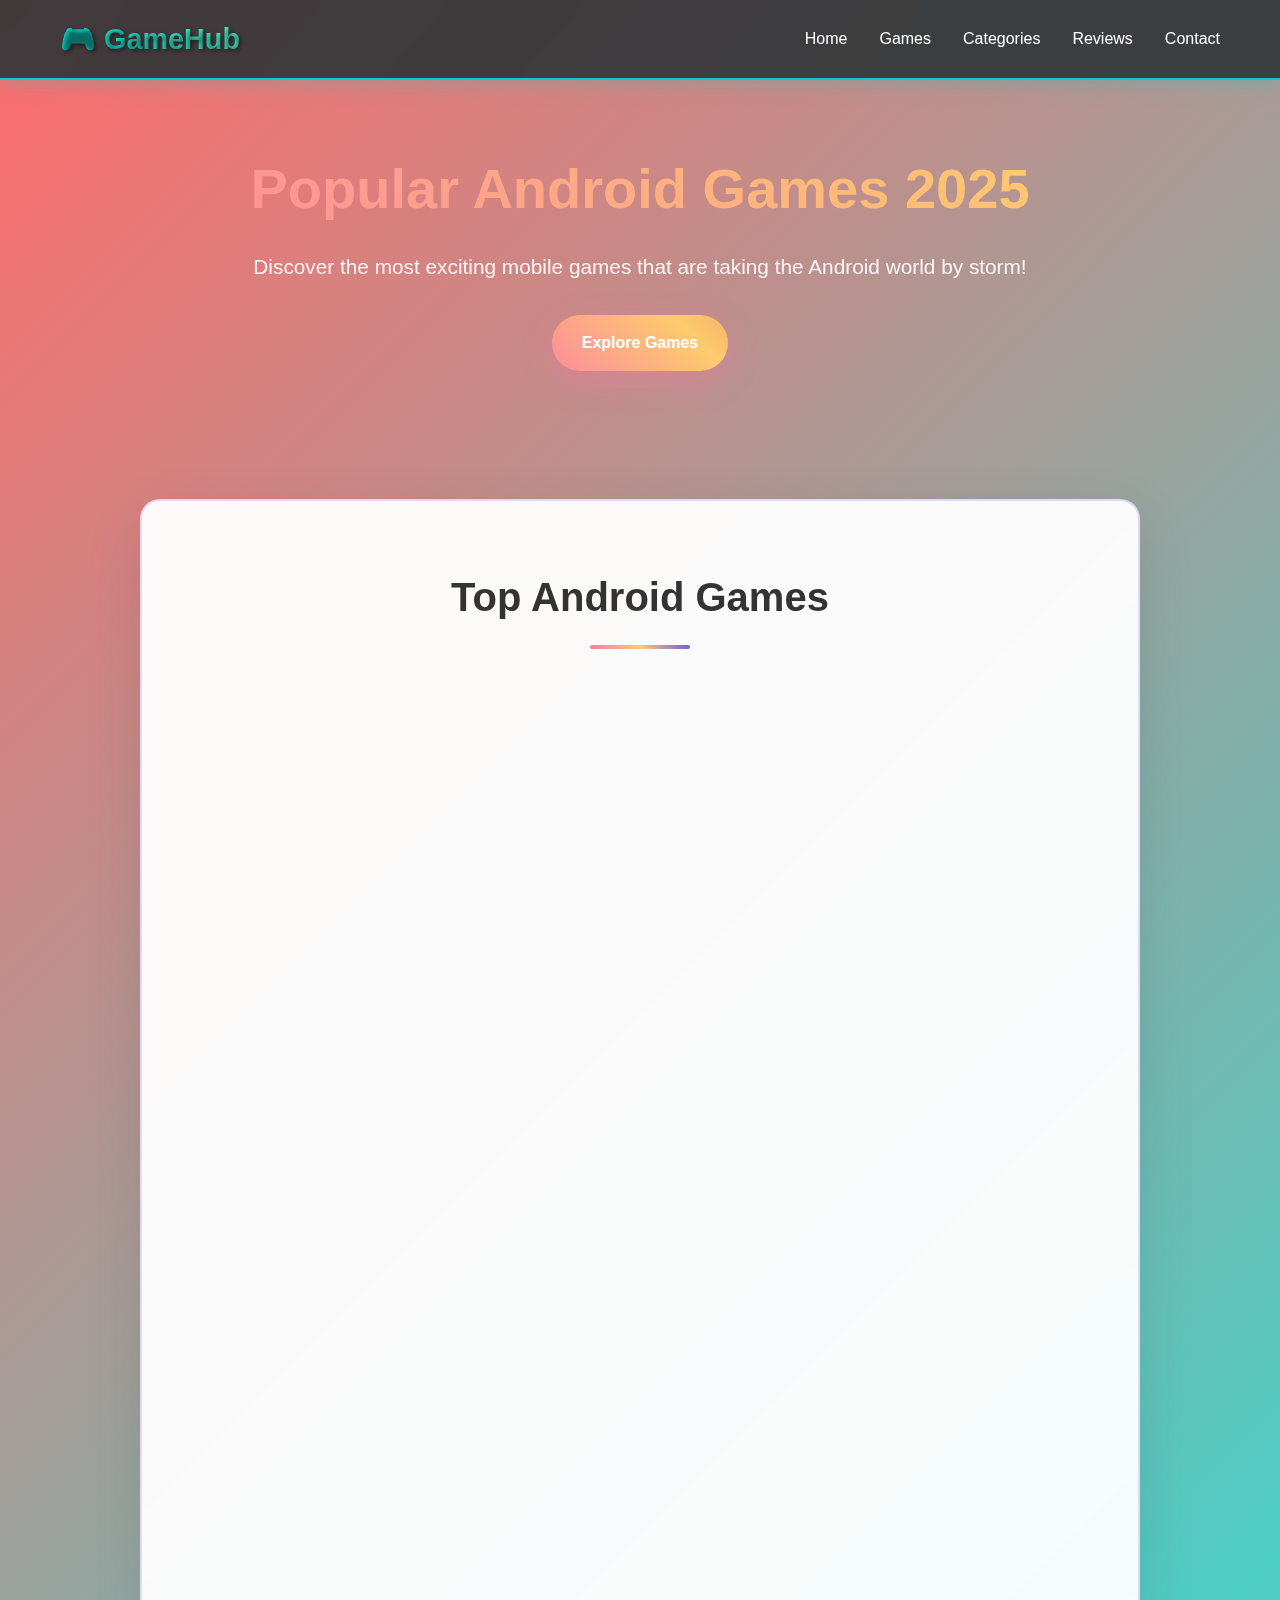
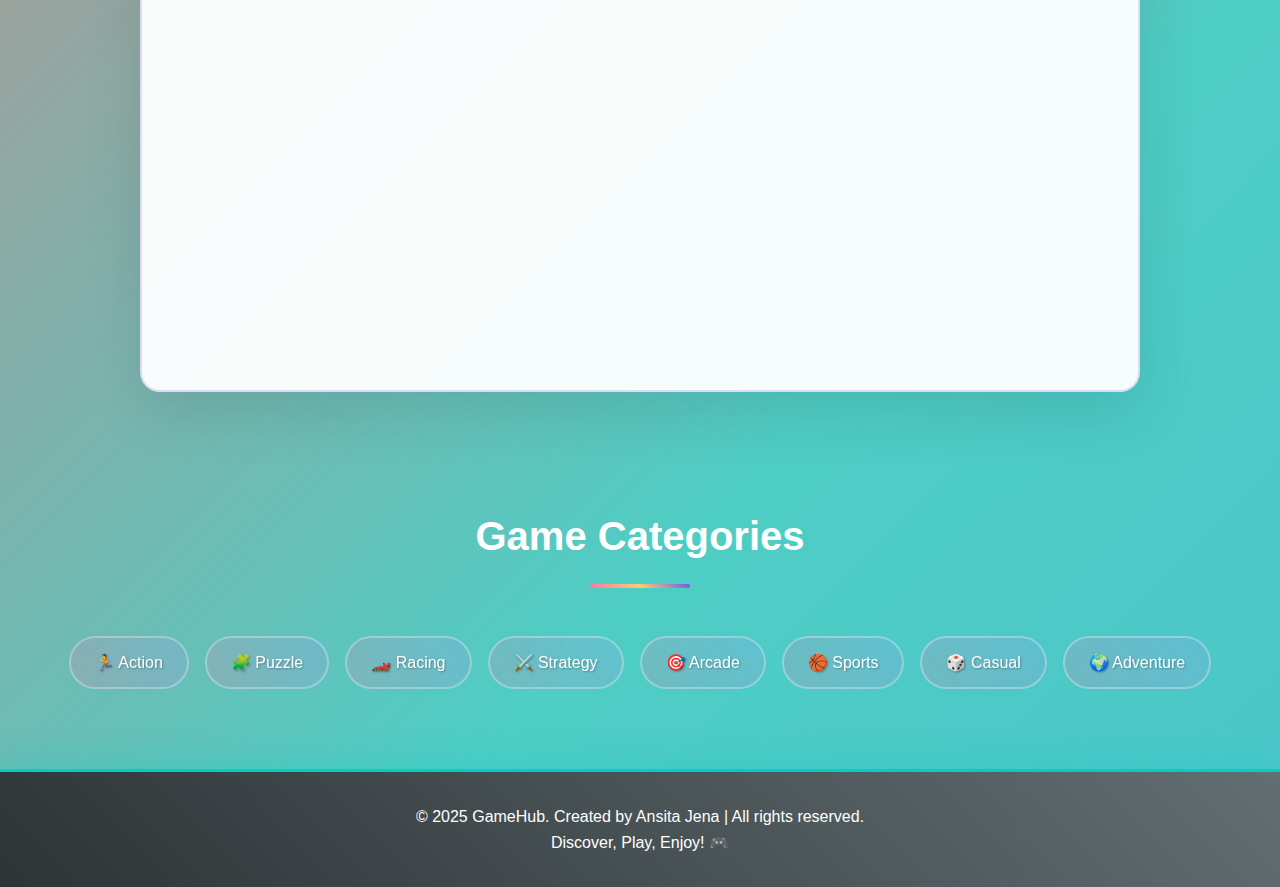
<file: OIBSIP_Web Development_Task1/index.html>
<!DOCTYPE html>
<html lang="en">
<head>
    <meta charset="UTF-8">
    <meta name="viewport" content="width=device-width, initial-scale=1.0">
    <title>Popular Android Games 2025</title>
    <link rel="stylesheet" href="style.css">
</head>
<body>
   <header>
        <nav class="container">
            <div class="logo">🎮 GameHub</div>
            <ul class="nav-links">
                <li><a href="#home">Home</a></li>
                <li><a href="#games">Games</a></li>
                <li><a href="#categories">Categories</a></li>
                <li><a href="#reviews">Reviews</a></li>
                <li><a href="#contact">Contact</a></li>
            </ul>
        </nav>
    </header>

    <main>
        <section class="hero container" id="home">
            <h1>Popular Android Games 2025</h1>
            <p>Discover the most exciting mobile games that are taking the Android world by storm!</p>
            <a href="#games" class="cta-button">Explore Games</a>
        </section>

        <section class="games-section container" id="games">
            <h2 class="section-title">Top Android Games</h2>
            <div class="games-grid">
                <div class="game-card">
                    <div class="game-icon">🏃</div>
                    <h3>PUBG Mobile</h3>
                    <p>Battle royale game with intense multiplayer action. Drop into the battlefield and be the last one standing!</p>
                    <div class="rating">
                        <span class="stars">⭐⭐⭐⭐⭐</span>
                        <span>4.2/5</span>
                    </div>
                    <button class="download-btn">Download Now</button>
                </div>

                <div class="game-card">
                    <div class="game-icon">⚡</div>
                    <h3>Call of Duty Mobile</h3>
                    <p>Fast-paced FPS action with multiple game modes. Experience console-quality gaming on your mobile device.</p>
                    <div class="rating">
                        <span class="stars">⭐⭐⭐⭐⭐</span>
                        <span>4.5/5</span>
                    </div>
                    <button class="download-btn">Download Now</button>
                </div>

                <div class="game-card">
                    <div class="game-icon">🌟</div>
                    <h3>Genshin Impact</h3>
                    <p>Open-world RPG with stunning visuals and elemental combat. Explore the magical world of Teyvat.</p>
                    <div class="rating">
                        <span class="stars">⭐⭐⭐⭐⭐</span>
                        <span>4.6/5</span>
                    </div>
                    <button class="download-btn">Download Now</button>
                </div>

                <div class="game-card">
                    <div class="game-icon">🧩</div>
                    <h3>Among Us</h3>
                    <p>Social deduction game perfect for playing with friends. Find the impostor before it's too late!</p>
                    <div class="rating">
                        <span class="stars">⭐⭐⭐⭐</span>
                        <span>4.0/5</span>
                    </div>
                    <button class="download-btn">Download Now</button>
                </div>

                <div class="game-card">
                    <div class="game-icon">🏆</div>
                    <h3>Clash Royale</h3>
                    <p>Real-time strategy game with collectible cards. Battle players worldwide in this addictive tower defense game.</p>
                    <div class="rating">
                        <span class="stars">⭐⭐⭐⭐</span>
                        <span>4.1/5</span>
                    </div>
                    <button class="download-btn">Download Now</button>
                </div>

                <div class="game-card">
                    <div class="game-icon">🏀</div>
                    <h3>Subway Surfers</h3>
                    <p>Endless runner game with colorful graphics. Dash as fast as you can and dodge oncoming trains!</p>
                    <div class="rating">
                        <span class="stars">⭐⭐⭐⭐</span>
                        <span>4.3/5</span>
                    </div>
                    <button class="download-btn">Download Now</button>
                </div>
            </div>
        </section>

        <section class="categories container" id="categories">
            <h2 class="section-title" style="color: white;">Game Categories</h2>
            <div class="category-chips">
                <div class="chip">🏃 Action</div>
                <div class="chip">🧩 Puzzle</div>
                <div class="chip">🏎️ Racing</div>
                <div class="chip">⚔️ Strategy</div>
                <div class="chip">🎯 Arcade</div>
                <div class="chip">🏀 Sports</div>
                <div class="chip">🎲 Casual</div>
                <div class="chip">🌍 Adventure</div>
            </div>
        </section>
    </main>

    <footer>
        <div class="container">
            <p>&copy; 2025 GameHub. Created by Ansita Jena | All rights reserved.</p>
            <p>Discover, Play, Enjoy! 🎮</p>
        </div>
    </footer>
<script src="script.js"></script>
</body>
</html>
</file>
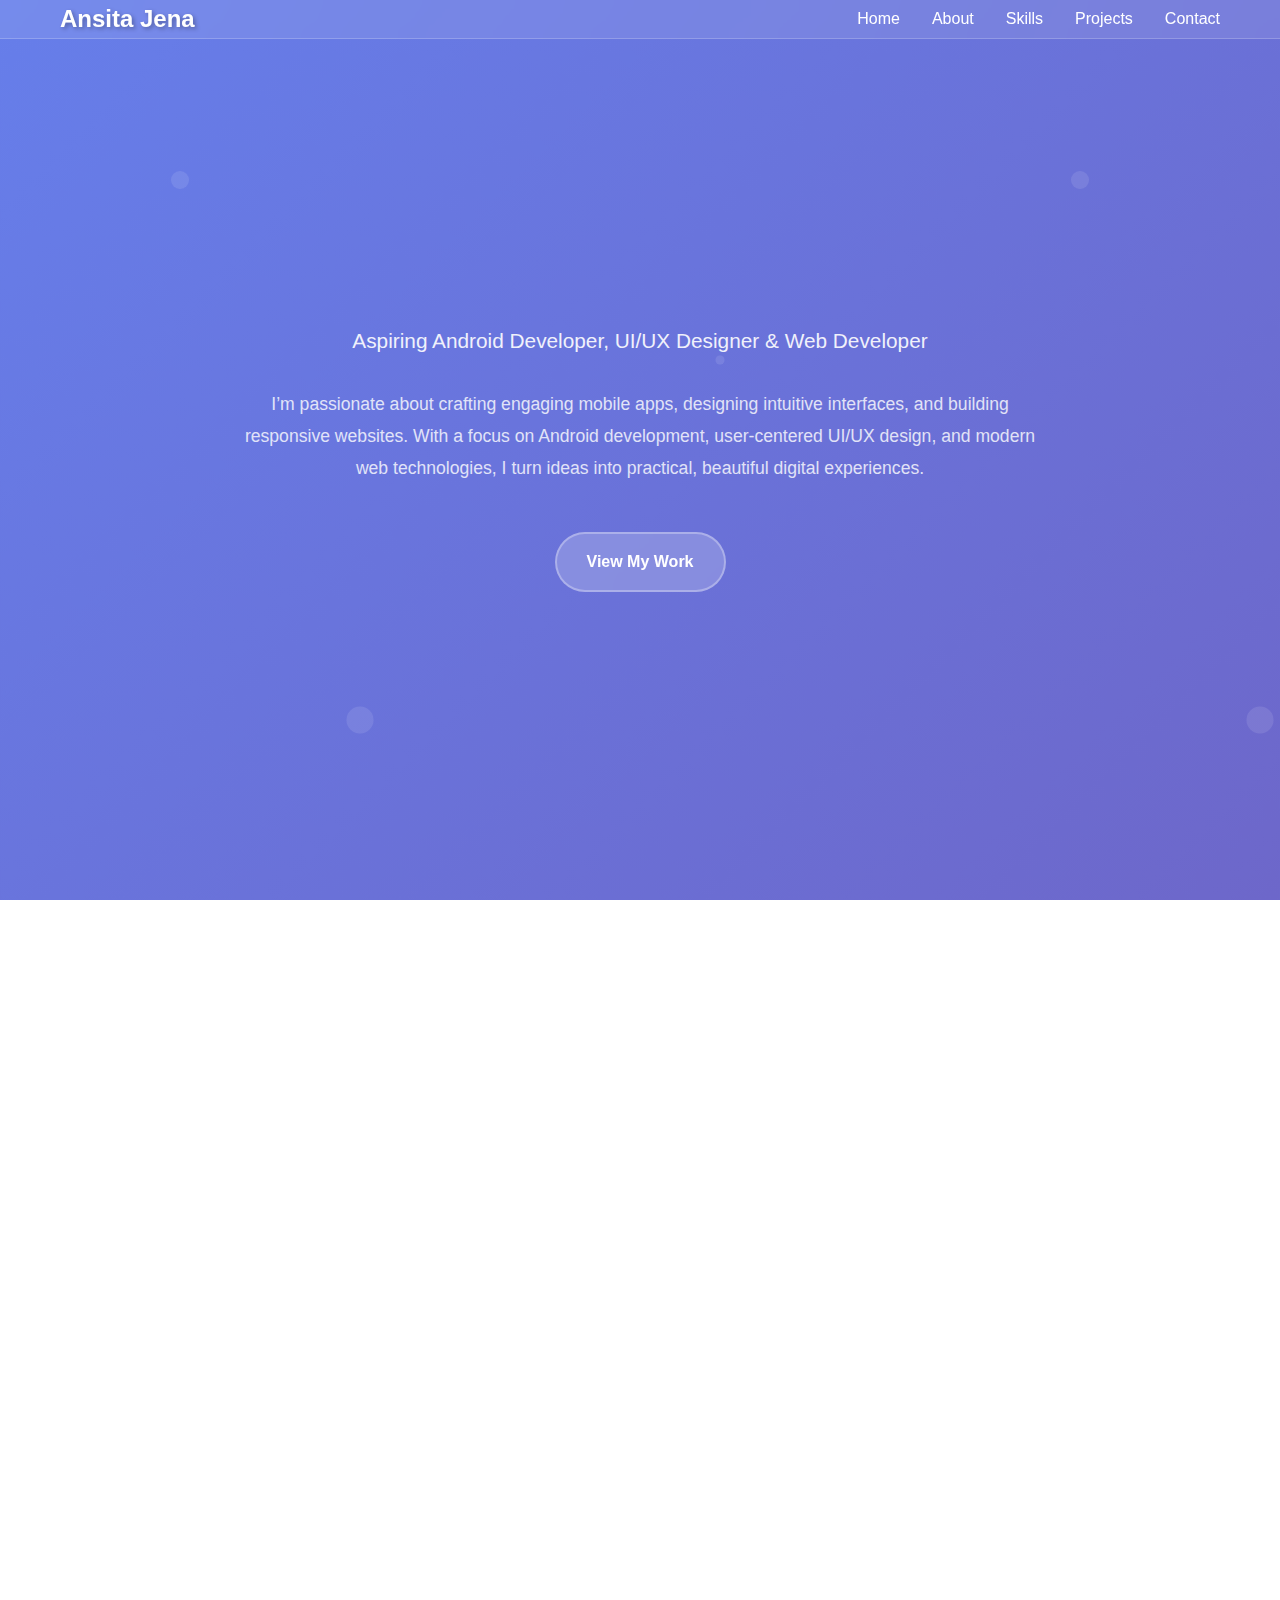
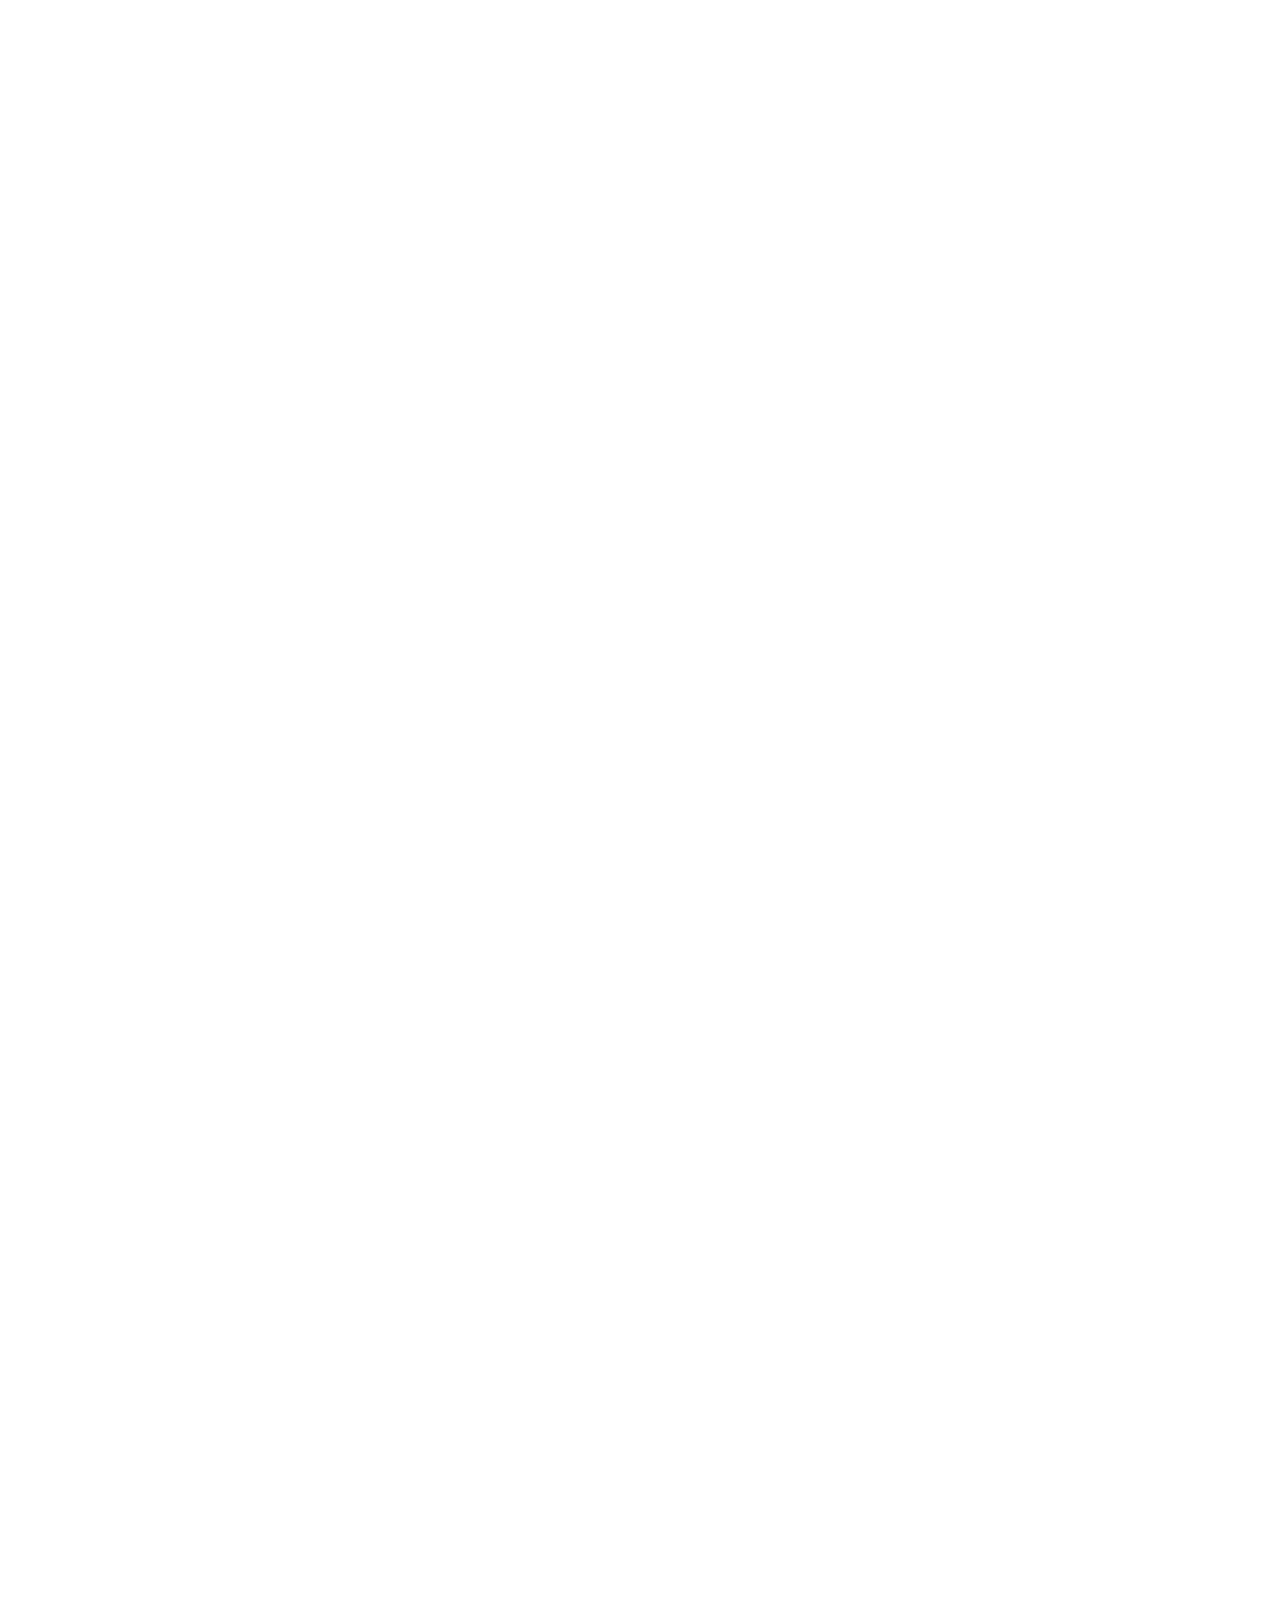
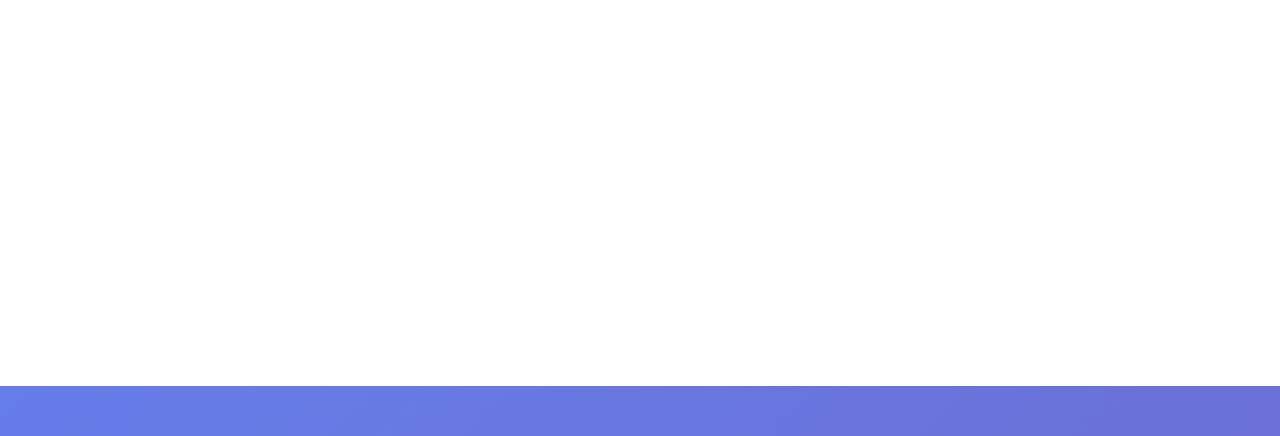
<file: OIBSIP_WebDevelopment_Task2/index.html>
<!DOCTYPE html>
<html lang="en">
<head>
    <meta charset="UTF-8">
    <meta name="viewport" content="width=device-width, initial-scale=1.0">
    <title>Ansita's Portfolio</title>
    <link rel="stylesheet" href="style.css">
</head>
<body>
    <header>
        <nav class="container">
            <div class="logo">Ansita Jena</div>
            <ul class="nav-links">
                <li><a href="#home">Home</a></li>
                <li><a href="#about">About</a></li>
                <li><a href="#skills">Skills</a></li>
                <li><a href="#projects">Projects</a></li>
                <li><a href="#contact">Contact</a></li>
            </ul>
        </nav>
    </header>

    <section id="home" class="hero">
        <div class="hero-content">
            <h1>Hello, I'm Ansita Jena</h1>
            <p class="subtitle">Aspiring Android Developer, UI/UX Designer & Web Developer</p>
            <p class="description">I’m passionate about crafting engaging mobile apps, designing intuitive interfaces, 
        and building responsive websites. With a focus on Android development, user‑centered UI/UX design, 
        and modern web technologies, I turn ideas into practical, beautiful digital experiences.</p>
            <a href="#projects" class="cta-button">View My Work</a>
        </div>
    </section>

    <main>
        <section id="about" class="about">
            <div class="container">
                <h2 class="section-title">About Me</h2>
                <div class="about-content">
                    <div class="about-image"><img src="IMG_20230902_193941_751.jpg" class="circle-img" alt="Ansita Jena"></div>
                    <div class="about-text">
                        <p>I'm a Student in Institute of Technical Education and Research. My journey began with curiosity about how websites work, and it has evolved into a deep love for crafting exceptional user experiences.</p>
                        <br>
                        <p>When I'm not coding, you can find me exploring new technologies or sharing knowledge with the people in my surrounding. I believe in the power of technology to solve real-world problems and create positive impact.</p>
                        <br>
                        <p>My approach combines technical expertise with creative thinking, ensuring that every project I work on is not just functional, but also meaningful and engaging.</p>
                    </div>
                </div>
            </div>
        </section>

        <section id="skills" class="skills">
            <div class="container">
                <h2 class="section-title">Skills & Expertise</h2>
                <div class="skills-grid">
                    <div class="skill-card">
                        <div class="skill-icon">FE</div>
                        <h3>Frontend Development</h3>
                        <p>HTML5, CSS3, JavaScript and modern frameworks. Creating responsive, accessible, and performant user interfaces.</p>
                    </div>
                    <div class="skill-card">
                        <div class="skill-icon">BE</div>
                        <h3>Backend Development</h3>
                        <p>Node.js, Python, PHP, databases, and API development. Building robust server-side applications and microservices.</p>
                    </div>
                    <div class="skill-card">
                        <div class="skill-icon">UI</div>
                        <h3>UI/UX Design</h3>
                        <p>User-centered design, prototyping, and creating intuitive interfaces that provide exceptional user experiences.</p>
                    </div>
                    <div class="skill-card">
                        <div class="skill-icon">DB</div>
                        <h3>Database Management</h3>
                        <p>MySQL, PostgreSQL, MongoDB, and data modeling. Designing efficient database structures and optimizing queries.</p>
                    </div>
                </div>
            </div>
        </section>

        <section id="projects" class="projects">
            <div class="container">
                <h2 class="section-title">Featured Projects</h2>
                <div class="projects-grid">
                    <div class="project-card">
                        <div class="project-image">P1</div>
                        <div class="project-content">
                            <h3>E-Commerce Platform</h3>
                            <p>A full-stack e-commerce solution with modern design, secure payments, and admin dashboard. Built with React, Node.js, and MongoDB.</p>
                            <div class="project-links">
                                <a href="#" class="project-link">Live Demo</a>
                                <a href="#" class="project-link">GitHub</a>
                            </div>
                        </div>
                    </div>
                    <div class="project-card">
                        <div class="project-image">P2</div>
                        <div class="project-content">
                            <h3>Task Management App</h3>
                            <p>A collaborative task management application with real-time updates, team collaboration features, and productivity analytics.</p><br>
                            <div class="project-links">
                                <a href="#" class="project-link">Live Demo</a>
                                <a href="#" class="project-link">GitHub</a>
                            </div>
                        </div>
                    </div>
                    <div class="project-card">
                        <div class="project-image">P3</div>
                        <div class="project-content">
                            <h3>Weather Dashboard</h3>
                            <p>An interactive weather dashboard with location-based forecasts, data visualizations, and weather alerts using modern APIs.</p>
                            <div class="project-links">
                                <a href="#" class="project-link">Live Demo</a>
                                <a href="#" class="project-link">GitHub</a>
                            </div>
                        </div>
                    </div>
                </div>
            </div>
        </section>

        <section id="contact" class="contact">
            <div class="container">
                <h2 class="section-title">Get In Touch</h2>
                <div class="contact-content">
                    <p>I'm always open to discussing new opportunities, creative projects, or just having a chat about technology. Feel free to reach out!</p>
                    <div class="contact-info">
                        <div class="contact-item">
                            <h3>Email</h3>
                            <p>ansitajena36@gmail.com</p>
                        </div>
                        <div class="contact-item">
                            <h3>Phone</h3>
                            <p>+91 7848042279</p>
                        </div>
                        <div class="contact-item">
                            <h3>Location</h3>
                            <p>Bhubaneswar, India</p>
                        </div>
                    </div>
                </div>
            </div>
        </section>
    </main>
<script src="script.js"></script>
</body>
</html>
</file>
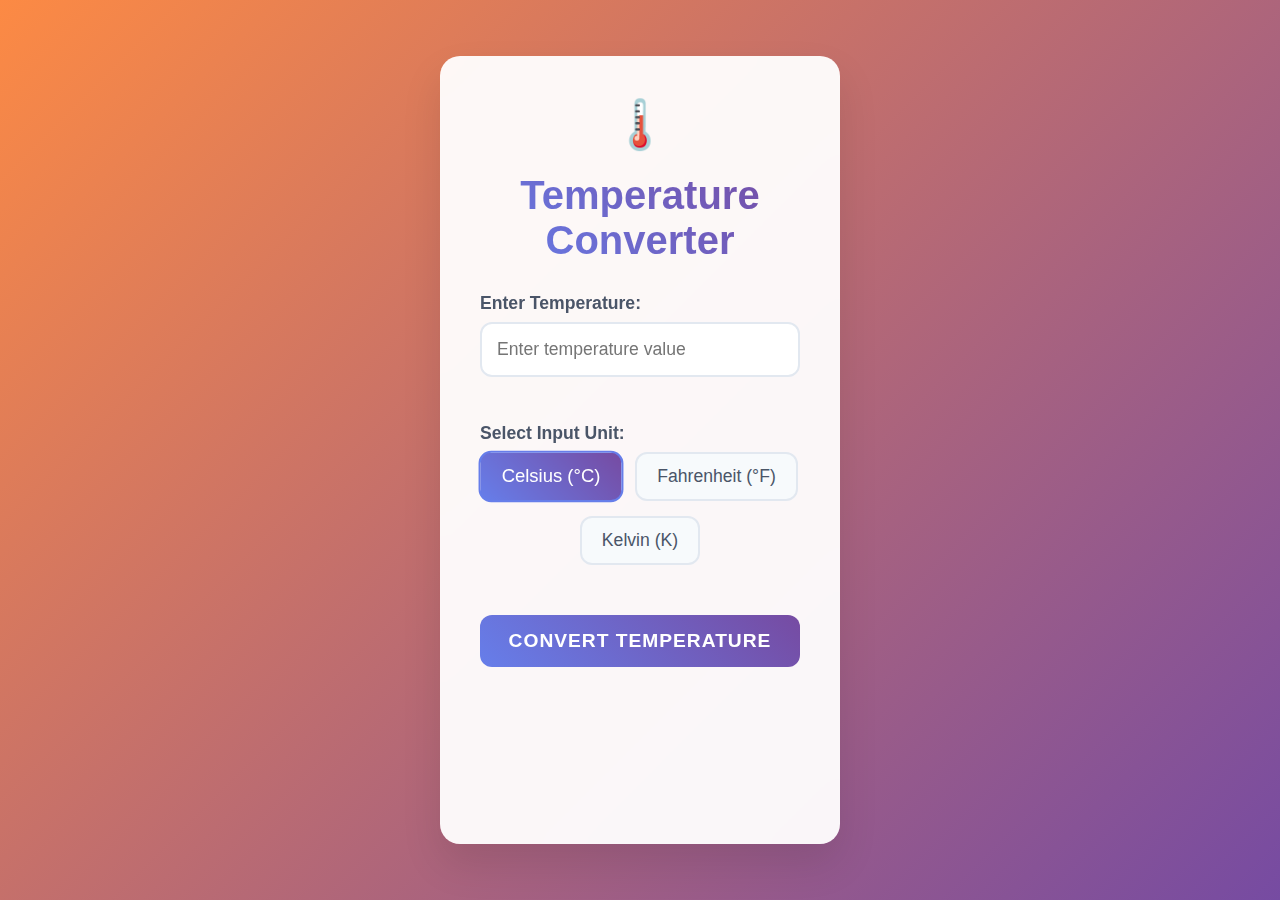
<file: OIBSIP_WebDevelopment_Task3/index.html>
<!DOCTYPE html>
<html lang="en">
<head>
    <meta charset="UTF-8">
    <meta name="viewport" content="width=device-width, initial-scale=1.0">
    <title>Temperature Converter</title>
    <link rel="stylesheet" href="style.css">
</head>
<body>
     <div class="container">
        <div class="thermometer">🌡️</div>
        <h1>Temperature Converter</h1>
        
        <div class="input-group">
            <label for="temperature">Enter Temperature:</label>
            <input type="number" id="temperature" placeholder="Enter temperature value" step="any">
            <div class="error-message" id="errorMessage">Please enter a valid number!</div>
        </div>

        <div class="input-group">
            <label>Select Input Unit:</label>
            <div class="radio-group">
                <div class="radio-option">
                    <input type="radio" id="celsius" name="unit" value="celsius" checked>
                    <label for="celsius">Celsius (°C)</label>
                </div>
                <div class="radio-option">
                    <input type="radio" id="fahrenheit" name="unit" value="fahrenheit">
                    <label for="fahrenheit">Fahrenheit (°F)</label>
                </div>
                <div class="radio-option">
                    <input type="radio" id="kelvin" name="unit" value="kelvin">
                    <label for="kelvin">Kelvin (K)</label>
                </div>
            </div>
        </div>

        <button class="convert-btn" onclick="convertTemperature()">
            Convert Temperature
        </button>

        <div class="result" id="result">
            <div class="result-text" id="resultText">
                Enter a temperature and click convert!
            </div>
        </div>
    </div>
    <script src="script.js"></script>
</body>
</html>
</file>
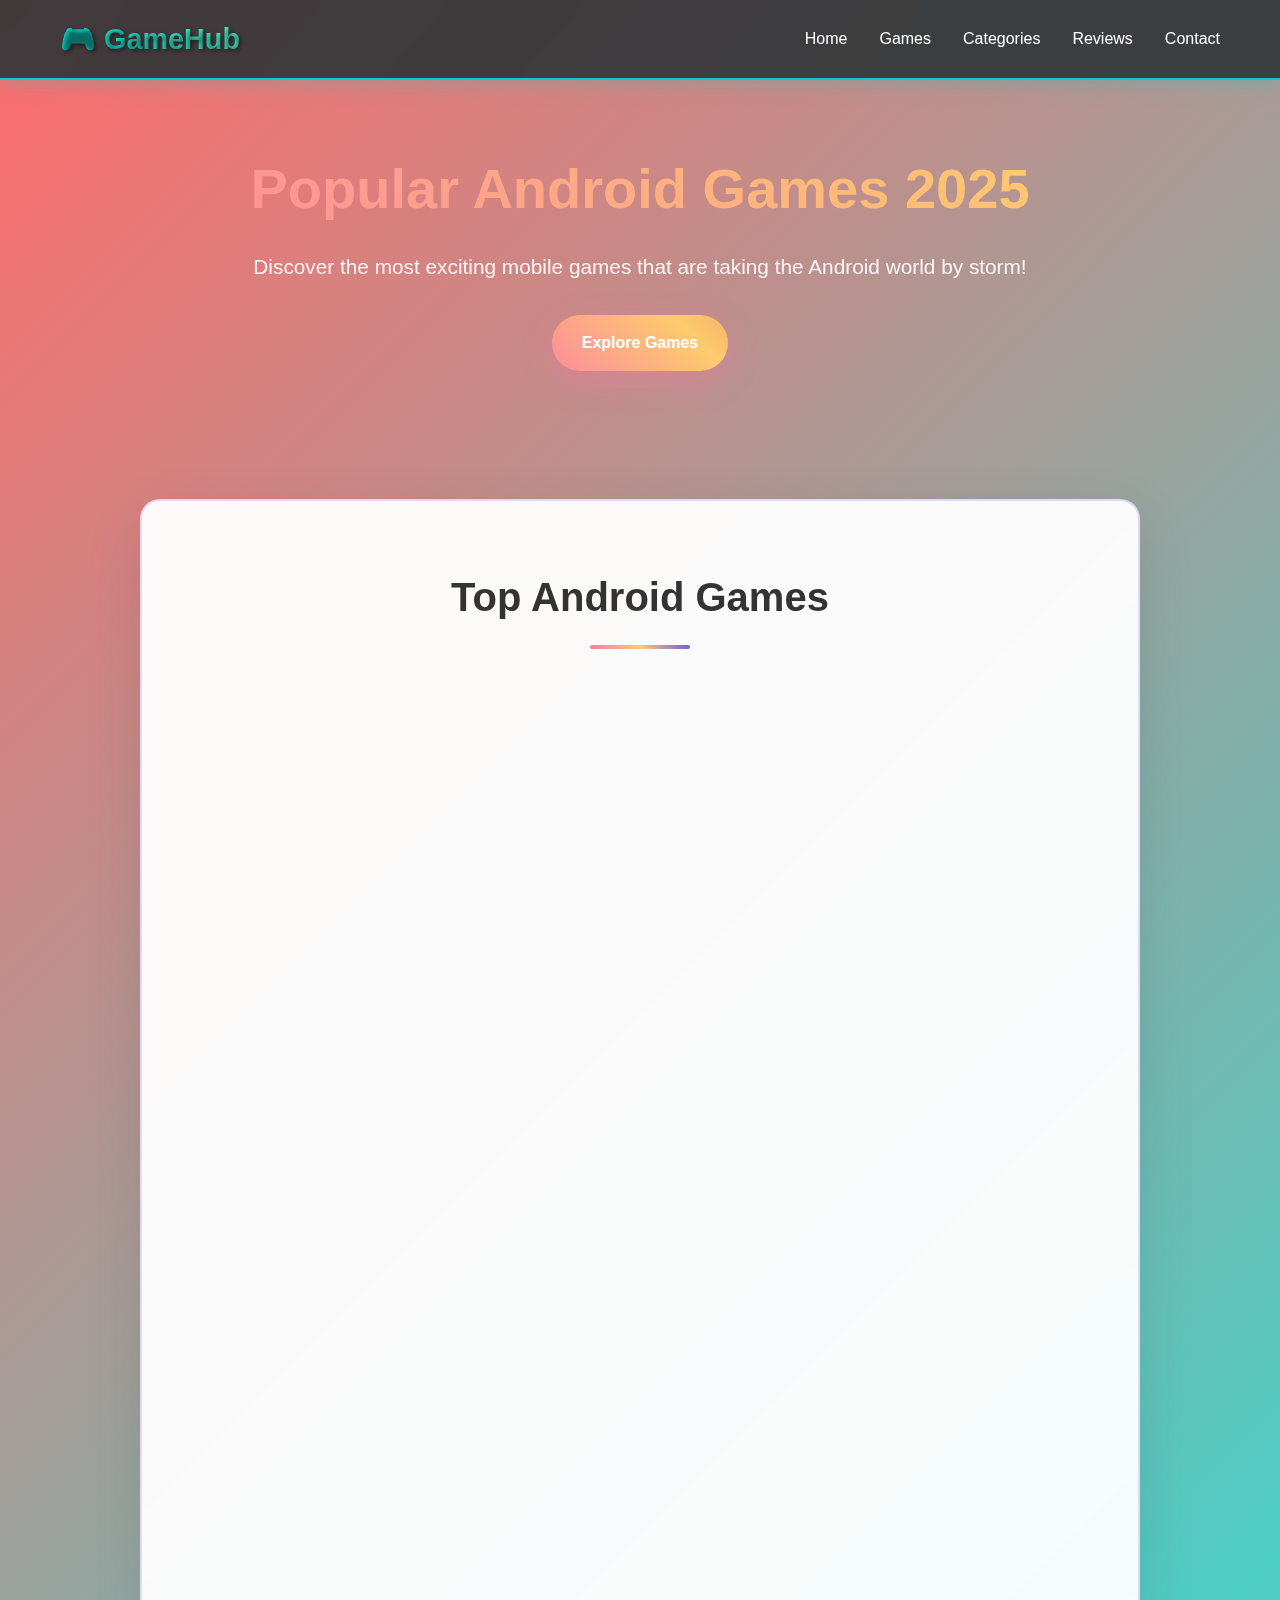
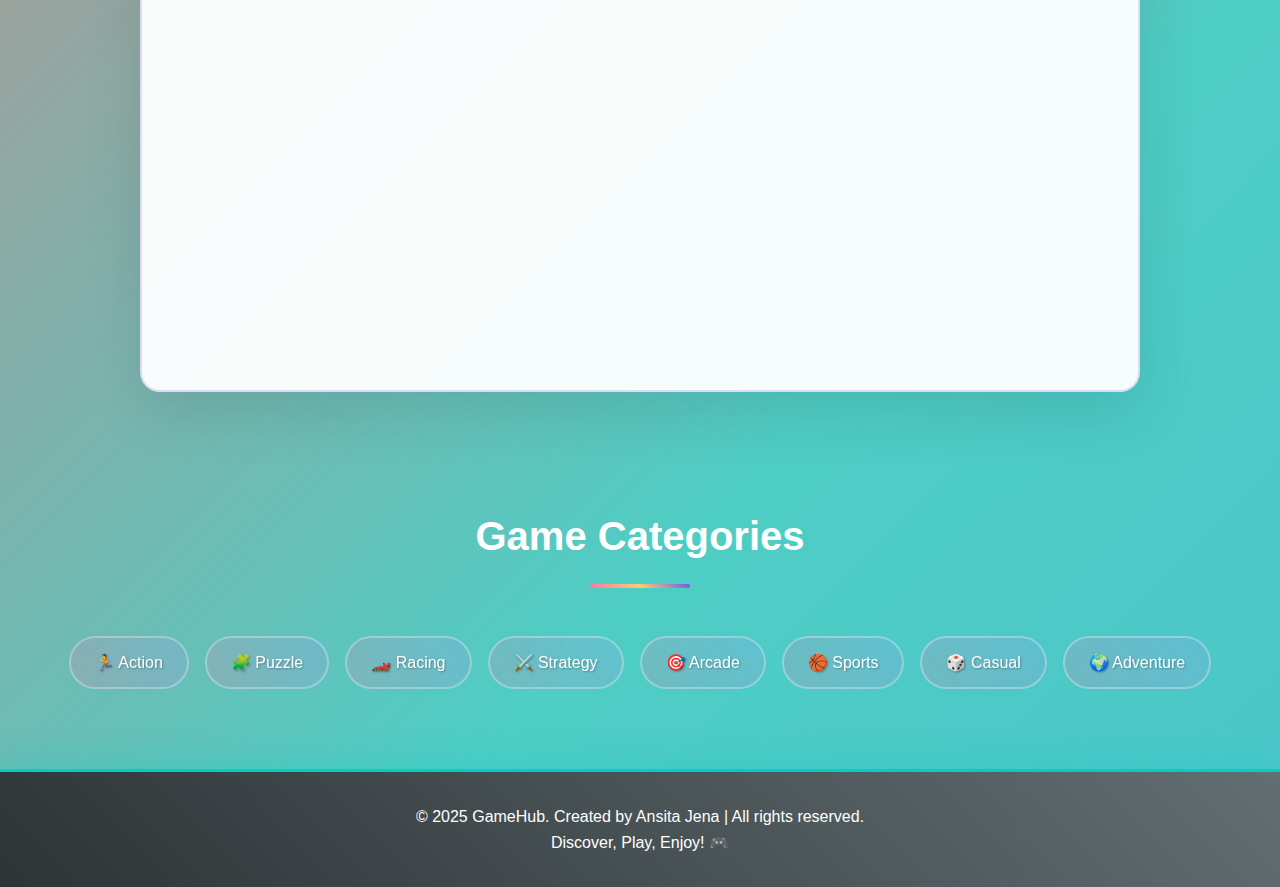
<file: Landing Page.html>
<!DOCTYPE html>
<html lang="en">
<head>
    <meta charset="UTF-8">
    <meta name="viewport" content="width=device-width, initial-scale=1.0">
    <title>Popular Android Games 2025</title>
    <style>
        * {
            margin: 0;
            padding: 0;
            box-sizing: border-box;
        }

        body {
            font-family: 'Segoe UI', Tahoma, Geneva, Verdana, sans-serif;
            line-height: 1.6;
            color: #333;
            background: linear-gradient(135deg, #ff6b6b 0%, #4ecdc4 25%, #45b7d1 50%, #96ceb4 75%, #ffeaa7 100%);
            background-size: 300% 300%;
            animation: gradientShift 8s ease infinite;
        }

        @keyframes gradientShift {
            0% { background-position: 0% 50%; }
            50% { background-position: 100% 50%; }
            100% { background-position: 0% 50%; }
        }

        .container {
            max-width: 1200px;
            margin: 0 auto;
            padding: 0 20px;
        }

        /* Header */
        header {
            background: rgba(45, 52, 54, 0.9);
            backdrop-filter: blur(15px);
            padding: 1rem 0;
            position: sticky;
            top: 0;
            z-index: 1000;
            border-bottom: 2px solid #00cec9;
            box-shadow: 0 2px 20px rgba(0, 206, 201, 0.3);
        }

        nav {
            display: flex;
            justify-content: space-between;
            align-items: center;
        }

        .logo {
            font-size: 1.8rem;
            font-weight: bold;
            color: #00cec9;
            text-shadow: 2px 2px 4px rgba(0,0,0,0.5);
            background: linear-gradient(45deg, #00cec9, #55efc4);
            -webkit-background-clip: text;
            background-clip: text;
            -webkit-text-fill-color: transparent;
        }

        .nav-links {
            display: flex;
            list-style: none;
            gap: 2rem;
        }

        .nav-links a {
            color: white;
            text-decoration: none;
            transition: color 0.3s ease;
            font-weight: 500;
        }

        .nav-links a:hover {
            color: #fd79a8;
            text-shadow: 0 0 15px rgba(253, 121, 168, 0.8);
            transform: translateY(-2px);
        }

        /* Hero Section */
        .hero {
            text-align: center;
            padding: 4rem 0;
            color: white;
        }

        .hero h1 {
            font-size: 3.5rem;
            margin-bottom: 1rem;
            background: linear-gradient(45deg, #fd79a8, #fdcb6e, #6c5ce7, #a29bfe);
            background-size: 300% 300%;
            -webkit-background-clip: text;
            background-clip: text;
            -webkit-text-fill-color: transparent;
            animation: glow 2s ease-in-out infinite alternate, gradientText 4s ease infinite;
        }

        @keyframes gradientText {
            0% { background-position: 0% 50%; }
            50% { background-position: 100% 50%; }
            100% { background-position: 0% 50%; }
        }

        @keyframes glow {
            from { filter: drop-shadow(0 0 20px rgba(253, 121, 168, 0.4)); }
            to { filter: drop-shadow(0 0 35px rgba(108, 92, 231, 0.6)); }
        }

        .hero p {
            font-size: 1.3rem;
            margin-bottom: 2rem;
            opacity: 0.9;
        }

        .cta-button {
            display: inline-block;
            background: linear-gradient(45deg, #fd79a8, #fdcb6e, #e17055);
            background-size: 200% 200%;
            color: white;
            padding: 15px 30px;
            text-decoration: none;
            border-radius: 50px;
            font-weight: bold;
            transition: transform 0.3s ease, box-shadow 0.3s ease;
            box-shadow: 0 10px 30px rgba(253, 121, 168, 0.4);
            animation: gradientButton 3s ease infinite;
        }

        @keyframes gradientButton {
            0% { background-position: 0% 50%; }
            50% { background-position: 100% 50%; }
            100% { background-position: 0% 50%; }
        }

        .cta-button:hover {
            transform: translateY(-8px) scale(1.05);
            box-shadow: 0 20px 50px rgba(253, 121, 168, 0.6);
        }

        /* Games Section */
        .games-section {
            background: rgba(255, 255, 255, 0.95);
            padding: 4rem 2rem;
            margin: 4rem auto;
            border-radius: 20px;
            backdrop-filter: blur(10px);
            border: 2px solid rgba(108, 92, 231, 0.2);
            box-shadow: 0 20px 60px rgba(0,0,0,0.1);
            max-width: 1000px;
        }

        .section-title {
            text-align: center;
            font-size: 2.5rem;
            margin-bottom: 3rem;
            color: #333;
            position: relative;
        }

        .section-title::after {
            content: '';
            display: block;
            width: 100px;
            height: 4px;
            background: linear-gradient(45deg, #fd79a8, #fdcb6e, #6c5ce7);
            margin: 1rem auto;
            border-radius: 2px;
            animation: gradientBar 3s ease infinite;
        }

        @keyframes gradientBar {
            0% { background-position: 0% 50%; }
            50% { background-position: 100% 50%; }
            100% { background-position: 0% 50%; }
        }

        .games-grid {
            display: grid;
            grid-template-columns: repeat(auto-fit, minmax(300px, 1fr));
            gap: 2rem;
            margin-top: 2rem;
        }

        .game-card {
            background: linear-gradient(145deg, #ffffff, #f8f9fa);
            border-radius: 20px;
            padding: 2rem;
            box-shadow: 0 15px 35px rgba(0,0,0,0.1);
            transition: transform 0.3s ease, box-shadow 0.3s ease;
            border: 2px solid transparent;
            background-clip: padding-box;
            position: relative;
            overflow: hidden;
        }

        .game-card::before {
            content: '';
            position: absolute;
            top: 0;
            left: 0;
            right: 0;
            bottom: 0;
            background: linear-gradient(45deg, #fd79a8, #fdcb6e, #6c5ce7, #55efc4);
            background-size: 300% 300%;
            opacity: 0;
            transition: opacity 0.3s ease;
            animation: gradientBorder 4s ease infinite;
            z-index: -1;
        }

        .game-card:hover::before {
            opacity: 0.1;
        }

        .game-card:hover {
            transform: translateY(-15px) scale(1.02);
            box-shadow: 0 25px 60px rgba(253, 121, 168, 0.2);
            border-color: rgba(253, 121, 168, 0.3);
        }

        @keyframes gradientBorder {
            0% { background-position: 0% 50%; }
            50% { background-position: 100% 50%; }
            100% { background-position: 0% 50%; }
        }

        .game-icon {
            width: 80px;
            height: 80px;
            background: linear-gradient(45deg, #fd79a8, #fdcb6e, #6c5ce7, #55efc4);
            background-size: 300% 300%;
            border-radius: 25px;
            display: flex;
            align-items: center;
            justify-content: center;
            font-size: 2rem;
            margin-bottom: 1rem;
            box-shadow: 0 10px 30px rgba(253, 121, 168, 0.4);
            animation: iconGradient 5s ease infinite;
        }

        @keyframes iconGradient {
            0% { background-position: 0% 50%; }
            25% { background-position: 100% 50%; }
            50% { background-position: 100% 100%; }
            75% { background-position: 0% 100%; }
            100% { background-position: 0% 50%; }
        }

        .game-card h3 {
            font-size: 1.5rem;
            margin-bottom: 1rem;
            color: #333;
        }

        .game-card p {
            color: #666;
            margin-bottom: 1rem;
        }

        .rating {
            display: flex;
            align-items: center;
            gap: 0.5rem;
            margin-bottom: 1rem;
        }

        .stars {
            color: #fdcb6e;
            font-size: 1.2rem;
            text-shadow: 0 0 10px rgba(253, 203, 110, 0.5);
        }

        .download-btn {
            background: linear-gradient(45deg, #6c5ce7, #a29bfe, #fd79a8);
            background-size: 200% 200%;
            color: white;
            padding: 12px 25px;
            border: none;
            border-radius: 30px;
            cursor: pointer;
            transition: transform 0.3s ease, box-shadow 0.3s ease;
            font-weight: bold;
            box-shadow: 0 8px 25px rgba(108, 92, 231, 0.3);
            animation: buttonGradient 3s ease infinite;
        }

        @keyframes buttonGradient {
            0% { background-position: 0% 50%; }
            50% { background-position: 100% 50%; }
            100% { background-position: 0% 50%; }
        }

        .download-btn:hover {
            transform: scale(1.08);
            box-shadow: 0 12px 35px rgba(108, 92, 231, 0.5);
        }

        /* Categories Section */
        .categories {
            padding: 3rem 0;
            text-align: center;
        }

        .category-chips {
            display: flex;
            flex-wrap: wrap;
            justify-content: center;
            gap: 1rem;
            margin-top: 2rem;
        }

        .chip {
            background: linear-gradient(45deg, rgba(253, 121, 168, 0.2), rgba(162, 155, 254, 0.2));
            backdrop-filter: blur(15px);
            color: white;
            padding: 12px 24px;
            border-radius: 30px;
            border: 2px solid rgba(255, 255, 255, 0.3);
            transition: all 0.3s ease;
            cursor: pointer;
            font-weight: 500;
            text-shadow: 1px 1px 2px rgba(0,0,0,0.3);
        }

        .chip:hover {
            background: linear-gradient(45deg, rgba(253, 121, 168, 0.4), rgba(162, 155, 254, 0.4));
            transform: translateY(-5px) scale(1.05);
            box-shadow: 0 10px 25px rgba(253, 121, 168, 0.3);
            border-color: rgba(253, 121, 168, 0.6);
        }

        /* Footer */
        footer {
            background: linear-gradient(45deg, #2d3436, #636e72);
            color: white;
            text-align: center;
            padding: 2rem 0;
            margin-top: 2rem;
            border-top: 3px solid #00cec9;
            box-shadow: 0 -10px 30px rgba(0, 206, 201, 0.2);
        }

        /* Responsive Design */
        @media (max-width: 768px) {
            .hero h1 {
                font-size: 2.5rem;
            }
            
            .nav-links {
                display: none;
            }
            
            .games-grid {
                grid-template-columns: 1fr;
            }
            
            .category-chips {
                flex-direction: column;
                align-items: center;
            }
        }

        /* Animations */
        .game-card {
            animation: fadeInUp 0.6s ease forwards;
            opacity: 0;
            transform: translateY(30px);
        }

        .game-card:nth-child(1) { animation-delay: 0.1s; }
        .game-card:nth-child(2) { animation-delay: 0.2s; }
        .game-card:nth-child(3) { animation-delay: 0.3s; }
        .game-card:nth-child(4) { animation-delay: 0.4s; }
        .game-card:nth-child(5) { animation-delay: 0.5s; }
        .game-card:nth-child(6) { animation-delay: 0.6s; }

        @keyframes fadeInUp {
            to {
                opacity: 1;
                transform: translateY(0);
            }
        }
    </style>
</head>
<body>
    <header>
        <nav class="container">
            <div class="logo">🎮 GameHub</div>
            <ul class="nav-links">
                <li><a href="#home">Home</a></li>
                <li><a href="#games">Games</a></li>
                <li><a href="#categories">Categories</a></li>
                <li><a href="#reviews">Reviews</a></li>
                <li><a href="#contact">Contact</a></li>
            </ul>
        </nav>
    </header>

    <main>
        <section class="hero container" id="home">
            <h1>Popular Android Games 2025</h1>
            <p>Discover the most exciting mobile games that are taking the Android world by storm!</p>
            <a href="#games" class="cta-button">Explore Games</a>
        </section>

        <section class="games-section container" id="games">
            <h2 class="section-title">Top Android Games</h2>
            <div class="games-grid">
                <div class="game-card">
                    <div class="game-icon">🏃</div>
                    <h3>PUBG Mobile</h3>
                    <p>Battle royale game with intense multiplayer action. Drop into the battlefield and be the last one standing!</p>
                    <div class="rating">
                        <span class="stars">⭐⭐⭐⭐⭐</span>
                        <span>4.2/5</span>
                    </div>
                    <button class="download-btn">Download Now</button>
                </div>

                <div class="game-card">
                    <div class="game-icon">⚡</div>
                    <h3>Call of Duty Mobile</h3>
                    <p>Fast-paced FPS action with multiple game modes. Experience console-quality gaming on your mobile device.</p>
                    <div class="rating">
                        <span class="stars">⭐⭐⭐⭐⭐</span>
                        <span>4.5/5</span>
                    </div>
                    <button class="download-btn">Download Now</button>
                </div>

                <div class="game-card">
                    <div class="game-icon">🌟</div>
                    <h3>Genshin Impact</h3>
                    <p>Open-world RPG with stunning visuals and elemental combat. Explore the magical world of Teyvat.</p>
                    <div class="rating">
                        <span class="stars">⭐⭐⭐⭐⭐</span>
                        <span>4.6/5</span>
                    </div>
                    <button class="download-btn">Download Now</button>
                </div>

                <div class="game-card">
                    <div class="game-icon">🧩</div>
                    <h3>Among Us</h3>
                    <p>Social deduction game perfect for playing with friends. Find the impostor before it's too late!</p>
                    <div class="rating">
                        <span class="stars">⭐⭐⭐⭐</span>
                        <span>4.0/5</span>
                    </div>
                    <button class="download-btn">Download Now</button>
                </div>

                <div class="game-card">
                    <div class="game-icon">🏆</div>
                    <h3>Clash Royale</h3>
                    <p>Real-time strategy game with collectible cards. Battle players worldwide in this addictive tower defense game.</p>
                    <div class="rating">
                        <span class="stars">⭐⭐⭐⭐</span>
                        <span>4.1/5</span>
                    </div>
                    <button class="download-btn">Download Now</button>
                </div>

                <div class="game-card">
                    <div class="game-icon">🏀</div>
                    <h3>Subway Surfers</h3>
                    <p>Endless runner game with colorful graphics. Dash as fast as you can and dodge oncoming trains!</p>
                    <div class="rating">
                        <span class="stars">⭐⭐⭐⭐</span>
                        <span>4.3/5</span>
                    </div>
                    <button class="download-btn">Download Now</button>
                </div>
            </div>
        </section>

        <section class="categories container" id="categories">
            <h2 class="section-title" style="color: white;">Game Categories</h2>
            <div class="category-chips">
                <div class="chip">🏃 Action</div>
                <div class="chip">🧩 Puzzle</div>
                <div class="chip">🏎️ Racing</div>
                <div class="chip">⚔️ Strategy</div>
                <div class="chip">🎯 Arcade</div>
                <div class="chip">🏀 Sports</div>
                <div class="chip">🎲 Casual</div>
                <div class="chip">🌍 Adventure</div>
            </div>
        </section>
    </main>

    <footer>
        <div class="container">
            <p>&copy; 2025 GameHub. Created by Ansita Jena | All rights reserved.</p>
            <p>Discover, Play, Enjoy! 🎮</p>
        </div>
    </footer>

    <script>
        // Simple interactive features
        document.querySelectorAll('.cta-button, .download-btn').forEach(button => {
            button.addEventListener('click', function(e) {
                e.preventDefault();
                
                // Create ripple effect
                const ripple = document.createElement('span');
                const rect = this.getBoundingClientRect();
                const size = Math.max(rect.width, rect.height);
                const x = e.clientX - rect.left - size / 2;
                const y = e.clientY - rect.top - size / 2;
                
                ripple.style.width = ripple.style.height = size + 'px';
                ripple.style.left = x + 'px';
                ripple.style.top = y + 'px';
                ripple.style.position = 'absolute';
                ripple.style.borderRadius = '50%';
                ripple.style.background = 'rgba(255,255,255,0.5)';
                ripple.style.transform = 'scale(0)';
                ripple.style.animation = 'ripple 0.6s linear';
                ripple.style.pointerEvents = 'none';
                
                this.style.position = 'relative';
                this.style.overflow = 'hidden';
                this.appendChild(ripple);
                
                setTimeout(() => ripple.remove(), 600);
                
                // Simulate download/action
                if(this.textContent.includes('Download')) {
                    this.textContent = 'Downloading...';
                    this.style.background = 'linear-gradient(45deg, #4CAF50, #45a049)';
                    setTimeout(() => {
                        this.textContent = 'Downloaded ✓';
                    }, 2000);
                }
            });
        });

        // Smooth scrolling for navigation links
        document.querySelectorAll('a[href^="#"]').forEach(anchor => {
            anchor.addEventListener('click', function (e) {
                e.preventDefault();
                const target = document.querySelector(this.getAttribute('href'));
                if(target) {
                    target.scrollIntoView({
                        behavior: 'smooth',
                        block: 'start'
                    });
                }
            });
        });

        // Category chip interactions
        document.querySelectorAll('.chip').forEach(chip => {
            chip.addEventListener('click', function() {
                // Remove active class from all chips
                document.querySelectorAll('.chip').forEach(c => c.classList.remove('active'));
                
                // Add active class to clicked chip
                this.classList.add('active');
                
                // Simple filter simulation
                const category = this.textContent.toLowerCase();
                console.log(`Filtering games by: ${category}`);
                
                // Add visual feedback
                this.style.background = 'rgba(255, 215, 0, 0.3)';
                setTimeout(() => {
                    this.style.background = 'rgba(255, 255, 255, 0.2)';
                }, 1000);
            });
        });

        // Add CSS for ripple animation
        const style = document.createElement('style');
        style.textContent = `
            @keyframes ripple {
                to {
                    transform: scale(4);
                    opacity: 0;
                }
            }
        `;
        document.head.appendChild(style);
    </script>
</body>
</html>
</file>
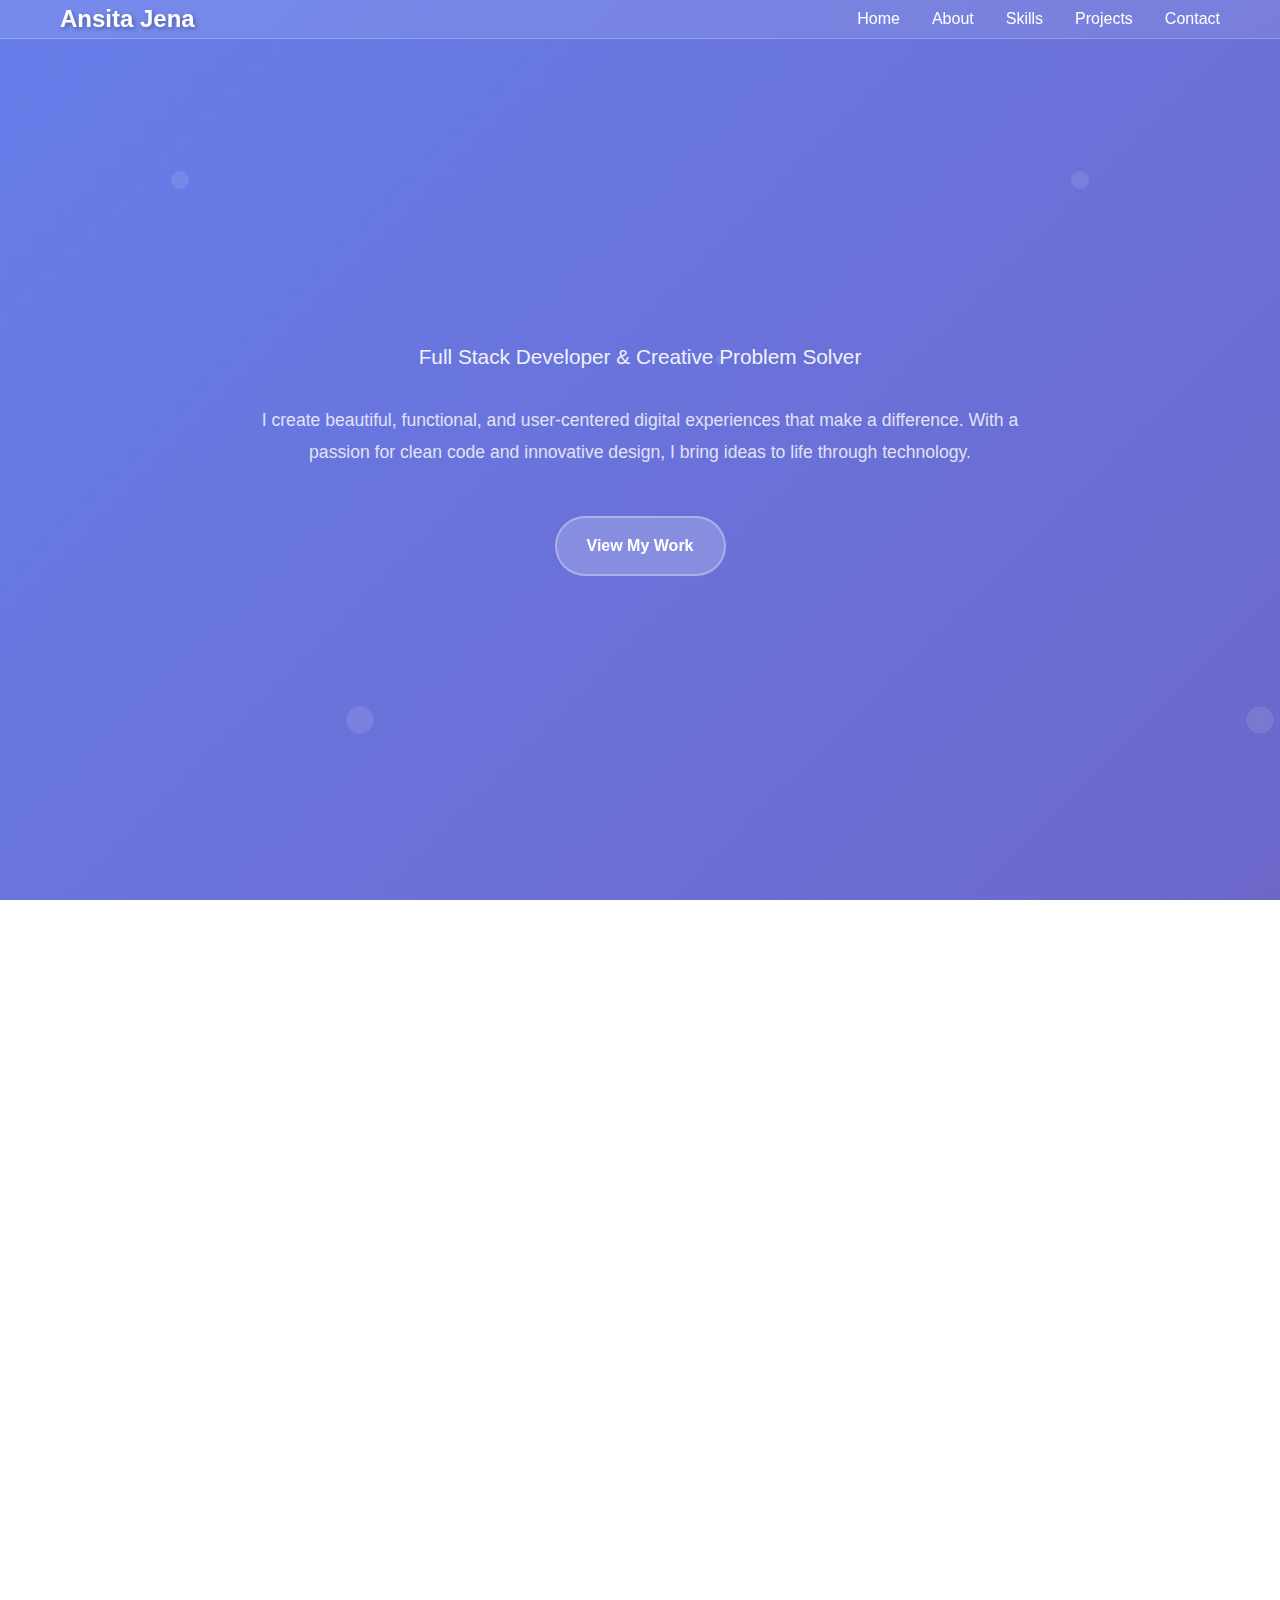
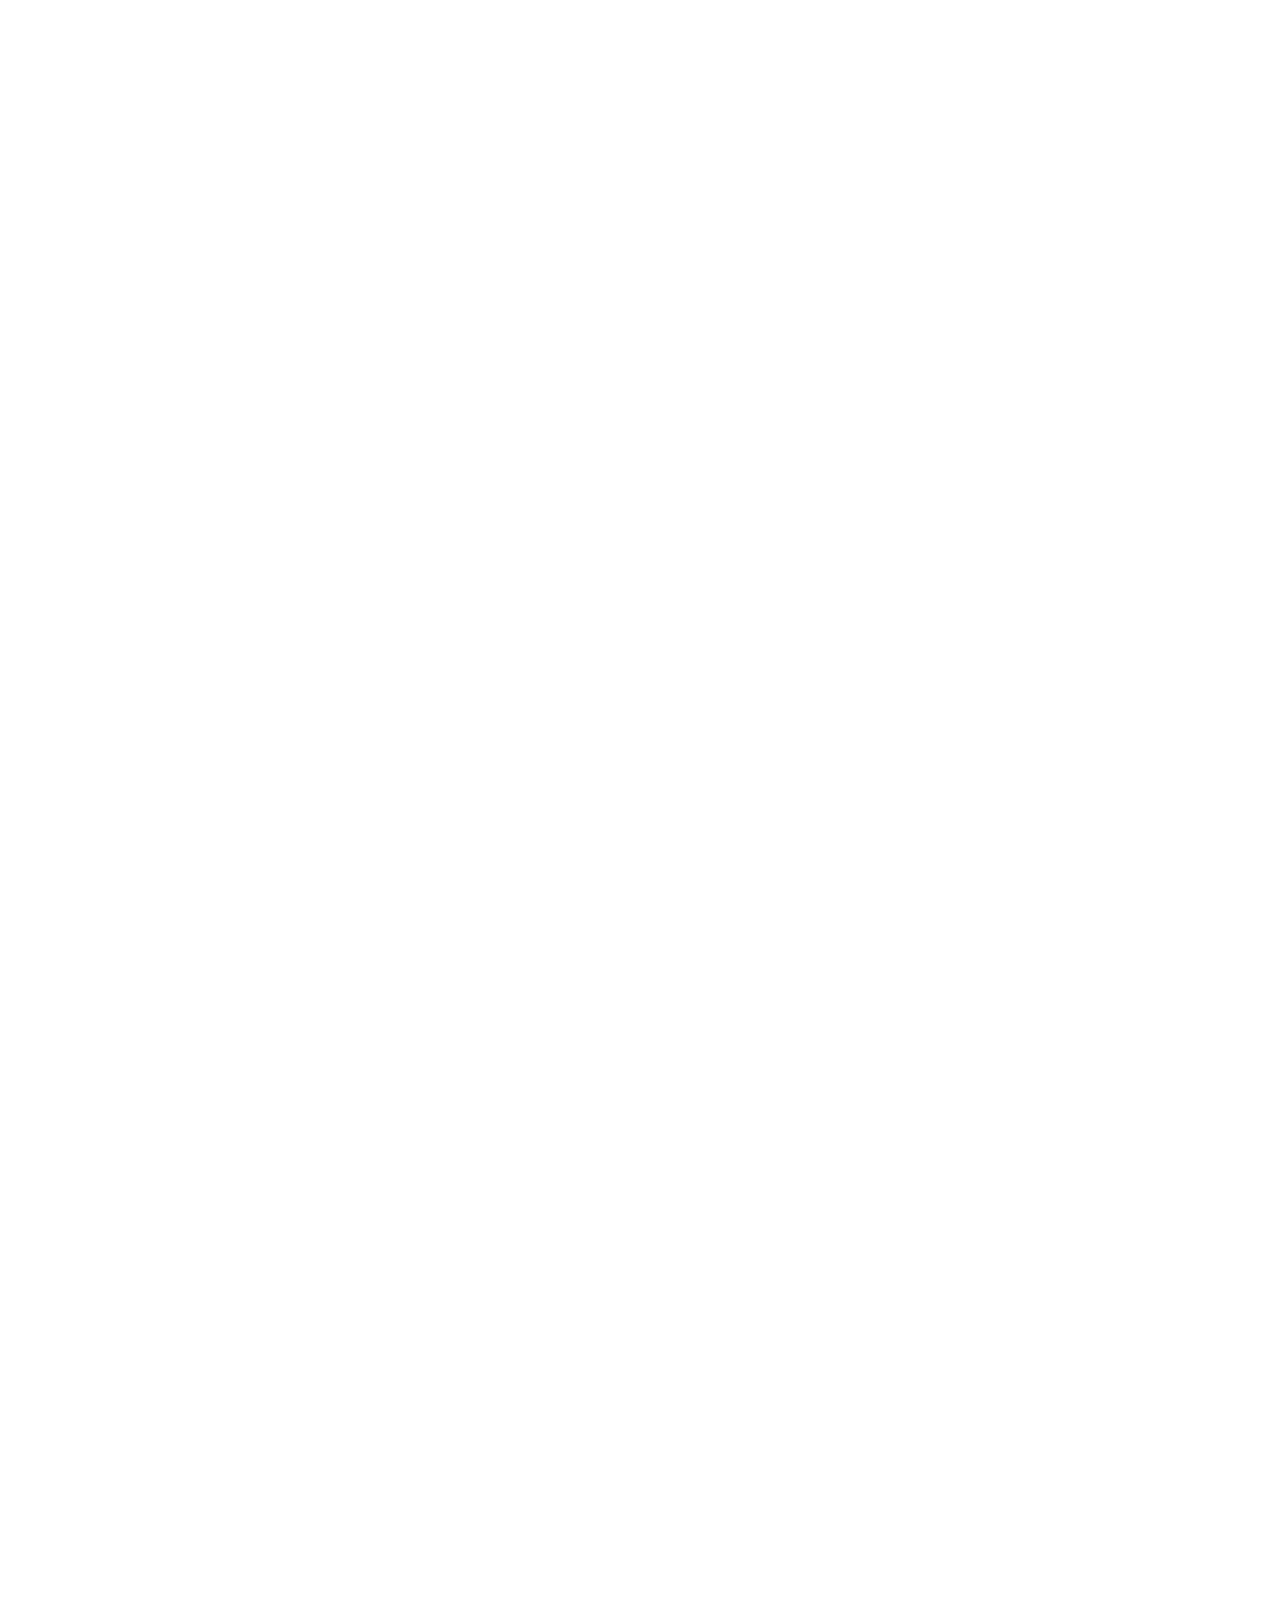
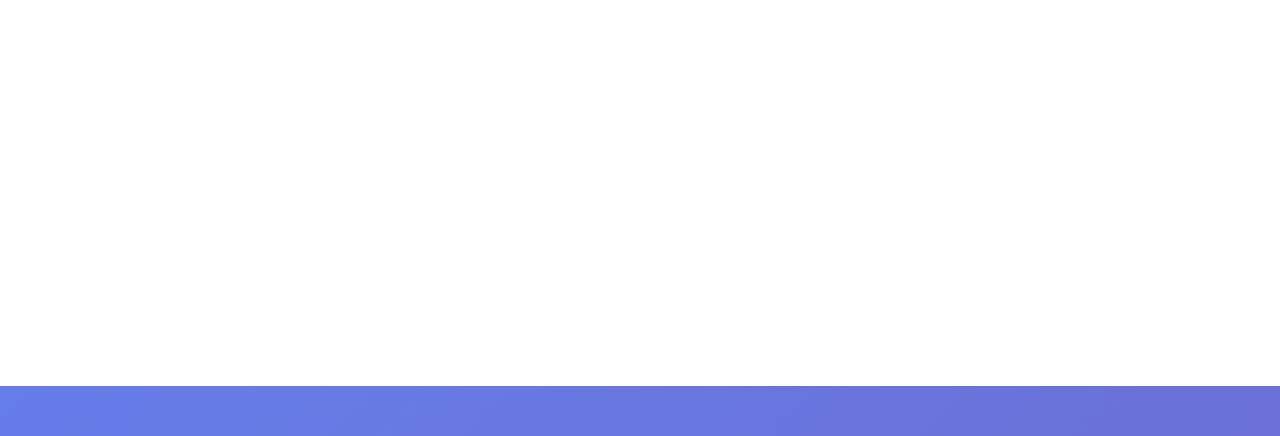
<file: Portfolio.html>
<!DOCTYPE html>
<html lang="en">
<head>
    <meta charset="UTF-8">
    <meta name="viewport" content="width=device-width, initial-scale=1.0">
    <title>Your Name - Portfolio</title>
    <style>
        * {
            margin: 0;
            padding: 0;
            box-sizing: border-box;
        }

        body {
            font-family: 'Arial', sans-serif;
            line-height: 1.6;
            color: #333;
            background: linear-gradient(135deg, #667eea 0%, #764ba2 100%);
            min-height: 100vh;
        }

        .container {
            max-width: 1200px;
            margin: 0 auto;
            padding: 0 20px;
        }

        /* Header */
        header {
            background: rgba(255, 255, 255, 0.1);
            backdrop-filter: blur(10px);
            border-bottom: 1px solid rgba(255, 255, 255, 0.2);
            position: fixed;
            width: 100%;
            top: 0;
            z-index: 1000;
            transition: all 0.3s ease;
        }

        nav {
            display: flex;
            justify-content: space-between;
            align-items: center;
            padding: 1rem 0;
        }

        .logo {
            font-size: 1.5rem;
            font-weight: bold;
            color: white;
            text-shadow: 2px 2px 4px rgba(0,0,0,0.3);
        }

        .nav-links {
            display: flex;
            list-style: none;
            gap: 2rem;
        }

        .nav-links a {
            color: white;
            text-decoration: none;
            font-weight: 500;
            transition: all 0.3s ease;
            position: relative;
        }

        .nav-links a:hover {
            transform: translateY(-2px);
            text-shadow: 0 4px 8px rgba(0,0,0,0.3);
        }

        .nav-links a::after {
            content: '';
            position: absolute;
            width: 0;
            height: 2px;
            bottom: -5px;
            left: 50%;
            background: #fff;
            transition: all 0.3s ease;
            transform: translateX(-50%);
        }

        .nav-links a:hover::after {
            width: 100%;
        }

        /* Hero Section */
        .hero {
            height: 100vh;
            display: flex;
            align-items: center;
            justify-content: center;
            text-align: center;
            color: white;
            position: relative;
            overflow: hidden;
        }

        .hero::before {
            content: '';
            position: absolute;
            top: 0;
            left: 0;
            right: 0;
            bottom: 0;
            background: url('data:image/svg+xml,<svg xmlns="http://www.w3.org/2000/svg" viewBox="0 0 100 100"><defs><pattern id="grain" width="100" height="100" patternUnits="userSpaceOnUse"><circle cx="20" cy="20" r="1" fill="rgba(255,255,255,0.1)"/><circle cx="80" cy="40" r="0.5" fill="rgba(255,255,255,0.1)"/><circle cx="40" cy="80" r="1.5" fill="rgba(255,255,255,0.1)"/></pattern></defs><rect width="100" height="100" fill="url(%23grain)"/></svg>');
            animation: float 20s ease-in-out infinite;
        }

        .hero-content {
            position: relative;
            z-index: 2;
            max-width: 800px;
        }

        .hero h1 {
            font-size: 3.5rem;
            margin-bottom: 1rem;
            animation: fadeInUp 1s ease-out;
            text-shadow: 2px 2px 4px rgba(0,0,0,0.3);
        }

        .hero .subtitle {
            font-size: 1.3rem;
            margin-bottom: 2rem;
            animation: fadeInUp 1s ease-out 0.3s both;
            opacity: 0.9;
        }

        .hero .description {
            font-size: 1.1rem;
            margin-bottom: 3rem;
            animation: fadeInUp 1s ease-out 0.6s both;
            opacity: 0.8;
            line-height: 1.8;
        }

        .cta-button {
            display: inline-block;
            padding: 15px 30px;
            background: rgba(255, 255, 255, 0.2);
            color: white;
            text-decoration: none;
            border-radius: 50px;
            font-weight: bold;
            border: 2px solid rgba(255, 255, 255, 0.3);
            transition: all 0.3s ease;
            animation: fadeInUp 1s ease-out 0.9s both;
            backdrop-filter: blur(10px);
        }

        .cta-button:hover {
            background: rgba(255, 255, 255, 0.3);
            transform: translateY(-3px);
            box-shadow: 0 10px 25px rgba(0,0,0,0.2);
        }

        /* Main Content */
        main {
            background: white;
            margin-top: 0;
        }

        section {
            padding: 5rem 0;
        }

        .section-title {
            text-align: center;
            font-size: 2.5rem;
            margin-bottom: 3rem;
            color: #333;
            position: relative;
        }

        .section-title::after {
            content: '';
            position: absolute;
            width: 50px;
            height: 3px;
            background: linear-gradient(45deg, #667eea, #764ba2);
            bottom: -10px;
            left: 50%;
            transform: translateX(-50%);
        }

        /* About Section */
        .about-content {
            display: grid;
            grid-template-columns: 1fr 2fr;
            gap: 3rem;
            align-items: center;
        }

        .about-image {
            width: 100%;
            max-width: 300px;
            height: 300px;
            border-radius: 50%;
            background: linear-gradient(45deg, #667eea, #764ba2);
            display: flex;
            align-items: center;
            justify-content: center;
            color: white;
            font-size: 4rem;
            font-weight: bold;
            margin: 0 auto;
            box-shadow: 0 20px 40px rgba(0,0,0,0.1);
        }

        .about-text {
            font-size: 1.1rem;
            line-height: 1.8;
            color: #666;
        }

        /* Skills Section */
        .skills {
            background: #f8f9fa;
        }

        .skills-grid {
            display: grid;
            grid-template-columns: repeat(auto-fit, minmax(250px, 1fr));
            gap: 2rem;
            margin-top: 3rem;
        }

        .skill-card {
            background: white;
            padding: 2rem;
            border-radius: 15px;
            text-align: center;
            box-shadow: 0 10px 30px rgba(0,0,0,0.1);
            transition: all 0.3s ease;
            border: 1px solid rgba(0,0,0,0.05);
        }

        .skill-card:hover {
            transform: translateY(-10px);
            box-shadow: 0 20px 40px rgba(0,0,0,0.15);
        }

        .skill-icon {
            width: 60px;
            height: 60px;
            background: linear-gradient(45deg, #667eea, #764ba2);
            border-radius: 50%;
            display: flex;
            align-items: center;
            justify-content: center;
            margin: 0 auto 1rem;
            color: white;
            font-size: 1.5rem;
            font-weight: bold;
        }

        .skill-card h3 {
            margin-bottom: 1rem;
            color: #333;
        }

        .skill-card p {
            color: #666;
            line-height: 1.6;
        }

        /* Projects Section */
        .projects-grid {
            display: grid;
            grid-template-columns: repeat(auto-fit, minmax(300px, 1fr));
            gap: 2rem;
            margin-top: 3rem;
        }

        .project-card {
            background: white;
            border-radius: 15px;
            overflow: hidden;
            box-shadow: 0 10px 30px rgba(0,0,0,0.1);
            transition: all 0.3s ease;
        }

        .project-card:hover {
            transform: translateY(-10px);
            box-shadow: 0 20px 40px rgba(0,0,0,0.15);
        }

        .project-image {
            height: 200px;
            background: linear-gradient(45deg, #667eea, #764ba2);
            display: flex;
            align-items: center;
            justify-content: center;
            color: white;
            font-size: 3rem;
            font-weight: bold;
        }

        .project-content {
            padding: 1.5rem;
        }

        .project-content h3 {
            margin-bottom: 1rem;
            color: #333;
        }

        .project-content p {
            color: #666;
            margin-bottom: 1.5rem;
            line-height: 1.6;
        }

        .project-links {
            display: flex;
            gap: 1rem;
        }

        .project-link {
            padding: 0.5rem 1rem;
            background: linear-gradient(45deg, #667eea, #764ba2);
            color: white;
            text-decoration: none;
            border-radius: 25px;
            font-size: 0.9rem;
            transition: all 0.3s ease;
        }

        .project-link:hover {
            transform: translateY(-2px);
            box-shadow: 0 5px 15px rgba(0,0,0,0.2);
        }

        /* Contact Section */
        .contact {
            background: #f8f9fa;
        }

        .contact-content {
            max-width: 600px;
            margin: 0 auto;
            text-align: center;
        }

        .contact-info {
            display: grid;
            grid-template-columns: repeat(auto-fit, minmax(200px, 1fr));
            gap: 2rem;
            margin: 3rem 0;
        }

        .contact-item {
            padding: 2rem;
            background: white;
            border-radius: 15px;
            box-shadow: 0 10px 30px rgba(0,0,0,0.1);
            transition: all 0.3s ease;
        }

        .contact-item:hover {
            transform: translateY(-5px);
        }

        .contact-item h3 {
            color: #333;
            margin-bottom: 1rem;
        }

        .contact-item p {
            color: #666;
        }

        /* Footer */
        footer {
            background: #333;
            color: white;
            text-align: center;
            padding: 2rem 0;
        }

        .social-links {
            display: flex;
            justify-content: center;
            gap: 1rem;
            margin-bottom: 1rem;
        }

        .social-link {
            display: inline-block;
            width: 40px;
            height: 40px;
            background: linear-gradient(45deg, #667eea, #764ba2);
            color: white;
            text-decoration: none;
            border-radius: 50%;
            display: flex;
            align-items: center;
            justify-content: center;
            transition: all 0.3s ease;
        }

        .social-link:hover {
            transform: translateY(-3px);
            box-shadow: 0 5px 15px rgba(0,0,0,0.3);
        }

        /* Animations */
        @keyframes fadeInUp {
            from {
                opacity: 0;
                transform: translateY(30px);
            }
            to {
                opacity: 1;
                transform: translateY(0);
            }
        }

        @keyframes float {
            0%, 100% { transform: translateY(0px) rotate(0deg); }
            50% { transform: translateY(-20px) rotate(180deg); }
        }

        /* Responsive Design */
        @media (max-width: 768px) {
            .nav-links {
                display: none;
            }

            .hero h1 {
                font-size: 2.5rem;
            }

            .hero .subtitle {
                font-size: 1.1rem;
            }

            .about-content {
                grid-template-columns: 1fr;
                text-align: center;
            }

            .skills-grid {
                grid-template-columns: 1fr;
            }

            .projects-grid {
                grid-template-columns: 1fr;
            }

            section {
                padding: 3rem 0;
            }
        }

        /* Smooth scrolling */
        html {
            scroll-behavior: smooth;
        }

        /* Section visibility animations */
        section {
            opacity: 0;
            transform: translateY(50px);
            transition: all 0.6s ease;
        }

        section.visible {
            opacity: 1;
            transform: translateY(0);
        }

        .circle-img {
            width: 300px;
            height: 400px;
            border-radius: 50%;
            object-fit: cover;
}
    </style>
</head>
<body>
    <header>
        <nav class="container">
            <div class="logo">Ansita Jena</div>
            <ul class="nav-links">
                <li><a href="#home">Home</a></li>
                <li><a href="#about">About</a></li>
                <li><a href="#skills">Skills</a></li>
                <li><a href="#projects">Projects</a></li>
                <li><a href="#contact">Contact</a></li>
            </ul>
        </nav>
    </header>

    <section id="home" class="hero">
        <div class="hero-content">
            <h1>Hello, I'm Ansita Jena</h1>
            <p class="subtitle">Full Stack Developer & Creative Problem Solver</p>
            <p class="description">I create beautiful, functional, and user-centered digital experiences that make a difference. With a passion for clean code and innovative design, I bring ideas to life through technology.</p>
            <a href="#projects" class="cta-button">View My Work</a>
        </div>
    </section>

    <main>
        <section id="about" class="about">
            <div class="container">
                <h2 class="section-title">About Me</h2>
                <div class="about-content">
                    <div class="about-image"><img src="Images\IMG_20230902_193941_751.jpg" class="circle-img" alt="Ansita Jena"></div>
                    <div class="about-text">
                        <p>I'm a Student in Institute of Technical Education and Research. My journey began with curiosity about how websites work, and it has evolved into a deep love for crafting exceptional user experiences.</p>
                        <br>
                        <p>When I'm not coding, you can find me exploring new technologies or sharing knowledge with the people in my surrounding. I believe in the power of technology to solve real-world problems and create positive impact.</p>
                        <br>
                        <p>My approach combines technical expertise with creative thinking, ensuring that every project I work on is not just functional, but also meaningful and engaging.</p>
                    </div>
                </div>
            </div>
        </section>

        <section id="skills" class="skills">
            <div class="container">
                <h2 class="section-title">Skills & Expertise</h2>
                <div class="skills-grid">
                    <div class="skill-card">
                        <div class="skill-icon">FE</div>
                        <h3>Frontend Development</h3>
                        <p>HTML5, CSS3, JavaScript and modern frameworks. Creating responsive, accessible, and performant user interfaces.</p>
                    </div>
                    <div class="skill-card">
                        <div class="skill-icon">BE</div>
                        <h3>Backend Development</h3>
                        <p>Node.js, Python, PHP, databases, and API development. Building robust server-side applications and microservices.</p>
                    </div>
                    <div class="skill-card">
                        <div class="skill-icon">UI</div>
                        <h3>UI/UX Design</h3>
                        <p>User-centered design, prototyping, and creating intuitive interfaces that provide exceptional user experiences.</p>
                    </div>
                    <div class="skill-card">
                        <div class="skill-icon">DB</div>
                        <h3>Database Management</h3>
                        <p>MySQL, PostgreSQL, MongoDB, and data modeling. Designing efficient database structures and optimizing queries.</p>
                    </div>
                </div>
            </div>
        </section>

        <section id="projects" class="projects">
            <div class="container">
                <h2 class="section-title">Featured Projects</h2>
                <div class="projects-grid">
                    <div class="project-card">
                        <div class="project-image">P1</div>
                        <div class="project-content">
                            <h3>E-Commerce Platform</h3>
                            <p>A full-stack e-commerce solution with modern design, secure payments, and admin dashboard. Built with React, Node.js, and MongoDB.</p>
                            <div class="project-links">
                                <a href="#" class="project-link">Live Demo</a>
                                <a href="#" class="project-link">GitHub</a>
                            </div>
                        </div>
                    </div>
                    <div class="project-card">
                        <div class="project-image">P2</div>
                        <div class="project-content">
                            <h3>Task Management App</h3>
                            <p>A collaborative task management application with real-time updates, team collaboration features, and productivity analytics.</p><br>
                            <div class="project-links">
                                <a href="#" class="project-link">Live Demo</a>
                                <a href="#" class="project-link">GitHub</a>
                            </div>
                        </div>
                    </div>
                    <div class="project-card">
                        <div class="project-image">P3</div>
                        <div class="project-content">
                            <h3>Weather Dashboard</h3>
                            <p>An interactive weather dashboard with location-based forecasts, data visualizations, and weather alerts using modern APIs.</p>
                            <div class="project-links">
                                <a href="#" class="project-link">Live Demo</a>
                                <a href="#" class="project-link">GitHub</a>
                            </div>
                        </div>
                    </div>
                </div>
            </div>
        </section>

        <section id="contact" class="contact">
            <div class="container">
                <h2 class="section-title">Get In Touch</h2>
                <div class="contact-content">
                    <p>I'm always open to discussing new opportunities, creative projects, or just having a chat about technology. Feel free to reach out!</p>
                    <div class="contact-info">
                        <div class="contact-item">
                            <h3>Email</h3>
                            <p>ansitajena36@gmail.com</p>
                        </div>
                        <div class="contact-item">
                            <h3>Phone</h3>
                            <p>+91 7848042279</p>
                        </div>
                        <div class="contact-item">
                            <h3>Location</h3>
                            <p>Bhubaneswar, India</p>
                        </div>
                    </div>
                </div>
            </div>
        </section>
    </main>

    <script>
        // Smooth scrolling for navigation links
        document.querySelectorAll('a[href^="#"]').forEach(anchor => {
            anchor.addEventListener('click', function (e) {
                e.preventDefault();
                const target = document.querySelector(this.getAttribute('href'));
                if (target) {
                    target.scrollIntoView({
                        behavior: 'smooth',
                        block: 'start'
                    });
                }
            });
        });

        // Header background on scroll
        window.addEventListener('scroll', () => {
            const header = document.querySelector('header');
            if (window.scrollY > 100) {
                header.style.background = 'rgba(255, 255, 255, 0.95)';
                header.style.backdropFilter = 'blur(20px)';
            } else {
                header.style.background = 'rgba(255, 255, 255, 0.1)';
                header.style.backdropFilter = 'blur(10px)';
            }
        });

        // Animate sections on scroll
        const observerOptions = {
            threshold: 0.1,
            rootMargin: '0px 0px -50px 0px'
        };

        const observer = new IntersectionObserver((entries) => {
            entries.forEach(entry => {
                if (entry.isIntersecting) {
                    entry.target.classList.add('visible');
                }
            });
        }, observerOptions);

        document.querySelectorAll('section').forEach(section => {
            observer.observe(section);
        });

        // Add floating animation to skill cards
        document.querySelectorAll('.skill-card').forEach((card, index) => {
            card.style.animationDelay = `${index * 0.1}s`;
            card.addEventListener('mouseenter', () => {
                card.style.transform = 'translateY(-10px) scale(1.02)';
            });
            card.addEventListener('mouseleave', () => {
                card.style.transform = 'translateY(0) scale(1)';
            });
        });

        // Add typing effect to hero text (simple version)
        const heroTitle = document.querySelector('.hero h1');
        const originalText = heroTitle.textContent;
        let i = 0;
        
        function typeWriter() {
            if (i < originalText.length) {
                heroTitle.textContent = originalText.substring(0, i + 1);
                i++;
                setTimeout(typeWriter, 100);
            }
        }
        
        // Start typing effect after page load
        window.addEventListener('load', () => {
            heroTitle.textContent = '';
            setTimeout(typeWriter, 1000);
        });
    </script>
</body>
</html>
</file>
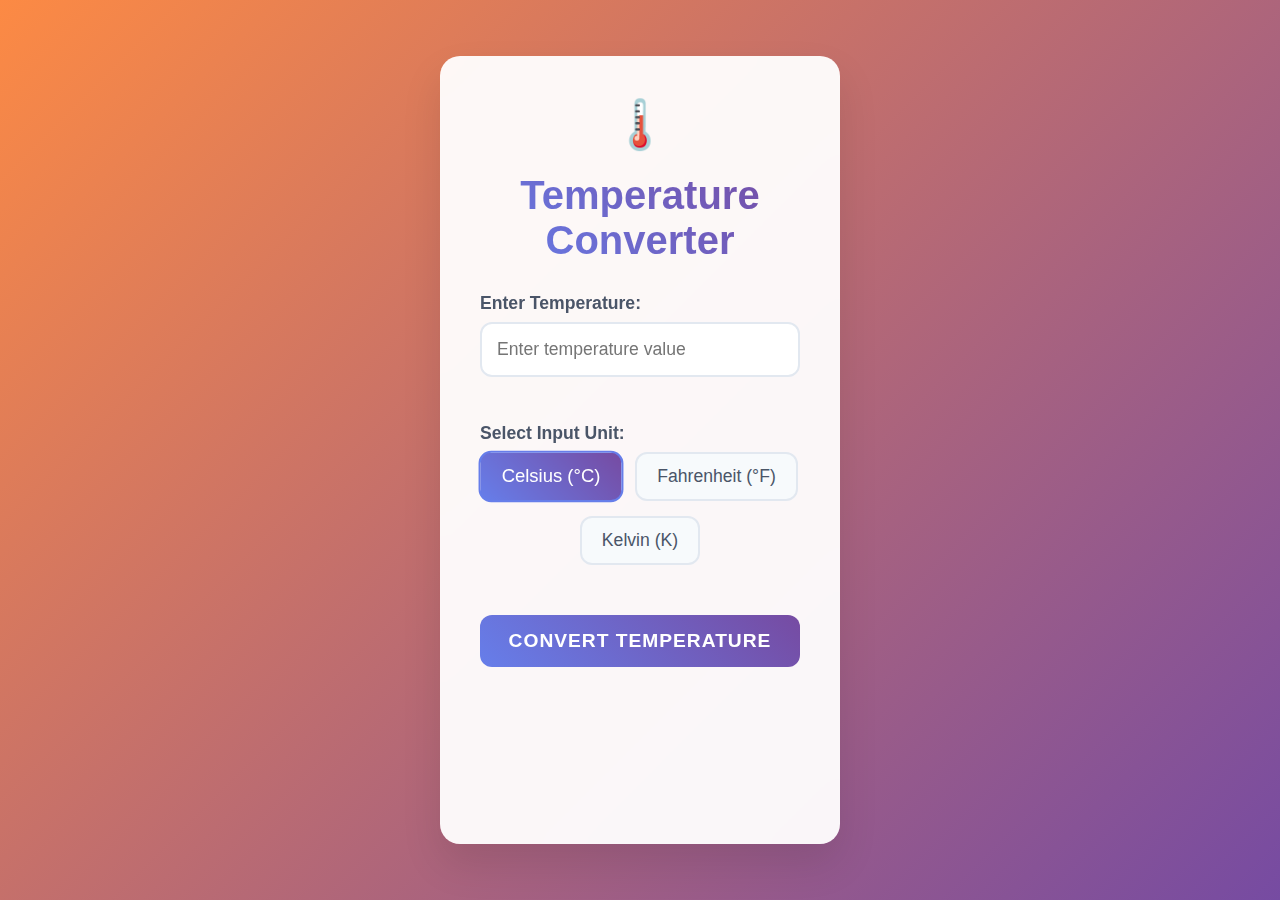
<file: Temp Converter.html>
<!DOCTYPE html>
<html lang="en">
<head>
    <meta charset="UTF-8">
    <meta name="viewport" content="width=device-width, initial-scale=1.0">
    <title>Temperature Converter</title>
    <style>
        * {
            margin: 0;
            padding: 0;
            box-sizing: border-box;
        }

        body {
            font-family: 'Segoe UI', Tahoma, Geneva, Verdana, sans-serif;
            background: linear-gradient(135deg, #fc8a44 0%, #764ba2 100%);
            min-height: 100vh;
            display: flex;
            align-items: center;
            justify-content: center;
            padding: 20px;
        }

        .container {
            background: rgba(255, 255, 255, 0.95);
            backdrop-filter: blur(10px);
            border-radius: 20px;
            padding: 40px;
            box-shadow: 0 20px 40px rgba(0, 0, 0, 0.1);
            max-width: 400px;
            width: 100%;
            text-align: center;
            transition: all 0.3s ease;
        }

        .container:hover {
            transform: translateY(-5px);
            box-shadow: 0 30px 60px rgba(0, 0, 0, 0.15);
        }

        h1 {
            color: #4a5568;
            margin-bottom: 30px;
            font-size: 2.5em;
            font-weight: 600;
            background: linear-gradient(45deg, #667eea, #764ba2);
            -webkit-background-clip: text;
            -webkit-text-fill-color: transparent;
            background-clip: text;
        }

        .input-group {
            margin-bottom: 25px;
            text-align: left;
        }

        label {
            display: block;
            margin-bottom: 8px;
            font-weight: 600;
            color: #4a5568;
            font-size: 1.1em;
        }

        input[type="number"] {
            width: 100%;
            padding: 15px;
            border: 2px solid #e2e8f0;
            border-radius: 12px;
            font-size: 1.1em;
            transition: all 0.3s ease;
            background: white;
        }

        input[type="number"]:focus {
            outline: none;
            border-color: #667eea;
            box-shadow: 0 0 0 3px rgba(102, 126, 234, 0.1);
            transform: scale(1.02);
        }

        input[type="number"].error {
            border-color: #e53e3e;
            animation: shake 0.5s ease-in-out;
        }

        @keyframes shake {
            0%, 100% { transform: translateX(0); }
            25% { transform: translateX(-5px); }
            75% { transform: translateX(5px); }
        }

        .radio-group {
            display: flex;
            gap: 15px;
            justify-content: center;
            flex-wrap: wrap;
        }

        .radio-option {
            position: relative;
        }

        .radio-option input[type="radio"] {
            position: absolute;
            opacity: 0;
        }

        .radio-option label {
            display: flex;
            align-items: center;
            padding: 12px 20px;
            background: #f7fafc;
            border: 2px solid #e2e8f0;
            border-radius: 12px;
            cursor: pointer;
            transition: all 0.3s ease;
            font-weight: 500;
            margin-bottom: 0;
        }

        .radio-option input[type="radio"]:checked + label {
            background: linear-gradient(45deg, #667eea, #764ba2);
            color: white;
            border-color: #667eea;
            transform: scale(1.05);
        }

        .radio-option label:hover {
            background: #edf2f7;
            transform: translateY(-2px);
        }

        .radio-option input[type="radio"]:checked + label:hover {
            background: linear-gradient(45deg, #5a67d8, #6b46c1);
        }

        .convert-btn {
            width: 100%;
            padding: 15px;
            background: linear-gradient(45deg, #667eea, #764ba2);
            color: white;
            border: none;
            border-radius: 12px;
            font-size: 1.2em;
            font-weight: 600;
            cursor: pointer;
            transition: all 0.3s ease;
            margin: 25px 0;
            text-transform: uppercase;
            letter-spacing: 1px;
        }

        .convert-btn:hover {
            background: linear-gradient(45deg, #5a67d8, #6b46c1);
            transform: translateY(-2px);
            box-shadow: 0 10px 25px rgba(102, 126, 234, 0.4);
        }

        .convert-btn:active {
            transform: translateY(0);
        }

        .result {
            padding: 20px;
            background: linear-gradient(45deg, #f0fff4, #e6fffa);
            border: 2px solid #38a169;
            border-radius: 12px;
            margin-top: 20px;
            min-height: 60px;
            display: flex;
            align-items: center;
            justify-content: center;
            transition: all 0.3s ease;
            opacity: 0;
            transform: translateY(20px);
        }

        .result.show {
            opacity: 1;
            transform: translateY(0);
        }

        .result-text {
            font-size: 1.3em;
            font-weight: 600;
            color: #2d3748;
            text-align: center;
        }

        .error-message {
            color: #e53e3e;
            font-size: 0.9em;
            margin-top: 5px;
            opacity: 0;
            transition: all 0.3s ease;
        }

        .error-message.show {
            opacity: 1;
        }

        .thermometer {
            font-size: 3em;
            margin-bottom: 20px;
            animation: pulse 2s infinite;
        }

        @keyframes pulse {
            0%, 100% { transform: scale(1); }
            50% { transform: scale(1.05); }
        }

        @media (max-width: 480px) {
            .container {
                padding: 25px;
            }
            
            h1 {
                font-size: 2em;
            }
            
            .radio-group {
                flex-direction: column;
            }
        }
    </style>
</head>
<body>
    <div class="container">
        <div class="thermometer">🌡️</div>
        <h1>Temperature Converter</h1>
        
        <div class="input-group">
            <label for="temperature">Enter Temperature:</label>
            <input type="number" id="temperature" placeholder="Enter temperature value" step="any">
            <div class="error-message" id="errorMessage">Please enter a valid number!</div>
        </div>

        <div class="input-group">
            <label>Select Input Unit:</label>
            <div class="radio-group">
                <div class="radio-option">
                    <input type="radio" id="celsius" name="unit" value="celsius" checked>
                    <label for="celsius">Celsius (°C)</label>
                </div>
                <div class="radio-option">
                    <input type="radio" id="fahrenheit" name="unit" value="fahrenheit">
                    <label for="fahrenheit">Fahrenheit (°F)</label>
                </div>
                <div class="radio-option">
                    <input type="radio" id="kelvin" name="unit" value="kelvin">
                    <label for="kelvin">Kelvin (K)</label>
                </div>
            </div>
        </div>

        <button class="convert-btn" onclick="convertTemperature()">
            Convert Temperature
        </button>

        <div class="result" id="result">
            <div class="result-text" id="resultText">
                Enter a temperature and click convert!
            </div>
        </div>
    </div>

    <script>
        function validateInput(value) {
            return !isNaN(value) && value !== '' && isFinite(value);
        }

        function convertTemperature() {
            const input = document.getElementById('temperature');
            const value = parseFloat(input.value);
            const unit = document.querySelector('input[name="unit"]:checked').value;
            const result = document.getElementById('result');
            const resultText = document.getElementById('resultText');
            const errorMessage = document.getElementById('errorMessage');

            // Clear previous error states
            input.classList.remove('error');
            errorMessage.classList.remove('show');

            // Validate input
            if (!validateInput(input.value)) {
                input.classList.add('error');
                errorMessage.classList.add('show');
                result.classList.remove('show');
                return;
            }

            // Perform conversions
            let celsius, fahrenheit, kelvin;

            switch(unit) {
                case 'celsius':
                    celsius = value;
                    fahrenheit = (celsius * 9/5) + 32;
                    kelvin = celsius + 273.15;
                    break;
                case 'fahrenheit':
                    fahrenheit = value;
                    celsius = (fahrenheit - 32) * 5/9;
                    kelvin = celsius + 273.15;
                    break;
                case 'kelvin':
                    kelvin = value;
                    celsius = kelvin - 273.15;
                    fahrenheit = (celsius * 9/5) + 32;
                    break;
            }

            // Format results to 2 decimal places
            const formatTemp = (temp) => Math.round(temp * 100) / 100;

            // Display results
            const inputUnit = unit.charAt(0).toUpperCase() + unit.slice(1);
            const inputSymbol = unit === 'celsius' ? '°C' : unit === 'fahrenheit' ? '°F' : 'K';
            
            resultText.innerHTML = `
                <div style="margin-bottom: 15px;">
                    <strong>${value}${inputSymbol}</strong> converts to:
                </div>
                <div style="display: flex; flex-direction: column; gap: 8px;">
                    <div><strong>${formatTemp(celsius)}°C</strong> (Celsius)</div>
                    <div><strong>${formatTemp(fahrenheit)}°F</strong> (Fahrenheit)</div>
                    <div><strong>${formatTemp(kelvin)}K</strong> (Kelvin)</div>
                </div>
            `;

            result.classList.add('show');
        }

        // Allow Enter key to trigger conversion
        document.getElementById('temperature').addEventListener('keypress', function(e) {
            if (e.key === 'Enter') {
                convertTemperature();
            }
        });

        // Clear error on input
        document.getElementById('temperature').addEventListener('input', function() {
            this.classList.remove('error');
            document.getElementById('errorMessage').classList.remove('show');
        });
    </script>
</body>
</html>
</file>
<file: OIBSIP_Web Development_Task1/style.css>
* {
            margin: 0;
            padding: 0;
            box-sizing: border-box;
        }

        body {
            font-family: 'Segoe UI', Tahoma, Geneva, Verdana, sans-serif;
            line-height: 1.6;
            color: #333;
            background: linear-gradient(135deg, #ff6b6b 0%, #4ecdc4 25%, #45b7d1 50%, #96ceb4 75%, #ffeaa7 100%);
            background-size: 300% 300%;
            animation: gradientShift 8s ease infinite;
        }

        @keyframes gradientShift {
            0% { background-position: 0% 50%; }
            50% { background-position: 100% 50%; }
            100% { background-position: 0% 50%; }
        }

        .container {
            max-width: 1200px;
            margin: 0 auto;
            padding: 0 20px;
        }

        /* Header */
        header {
            background: rgba(45, 52, 54, 0.9);
            backdrop-filter: blur(15px);
            padding: 1rem 0;
            position: sticky;
            top: 0;
            z-index: 1000;
            border-bottom: 2px solid #00cec9;
            box-shadow: 0 2px 20px rgba(0, 206, 201, 0.3);
        }

        nav {
            display: flex;
            justify-content: space-between;
            align-items: center;
        }

        .logo {
            font-size: 1.8rem;
            font-weight: bold;
            color: #00cec9;
            text-shadow: 2px 2px 4px rgba(0,0,0,0.5);
            background: linear-gradient(45deg, #00cec9, #55efc4);
            -webkit-background-clip: text;
            background-clip: text;
            -webkit-text-fill-color: transparent;
        }

        .nav-links {
            display: flex;
            list-style: none;
            gap: 2rem;
        }

        .nav-links a {
            color: white;
            text-decoration: none;
            transition: color 0.3s ease;
            font-weight: 500;
        }

        .nav-links a:hover {
            color: #fd79a8;
            text-shadow: 0 0 15px rgba(253, 121, 168, 0.8);
            transform: translateY(-2px);
        }

        /* Hero Section */
        .hero {
            text-align: center;
            padding: 4rem 0;
            color: white;
        }

        .hero h1 {
            font-size: 3.5rem;
            margin-bottom: 1rem;
            background: linear-gradient(45deg, #fd79a8, #fdcb6e, #6c5ce7, #a29bfe);
            background-size: 300% 300%;
            -webkit-background-clip: text;
            background-clip: text;
            -webkit-text-fill-color: transparent;
            animation: glow 2s ease-in-out infinite alternate, gradientText 4s ease infinite;
        }

        @keyframes gradientText {
            0% { background-position: 0% 50%; }
            50% { background-position: 100% 50%; }
            100% { background-position: 0% 50%; }
        }

        @keyframes glow {
            from { filter: drop-shadow(0 0 20px rgba(253, 121, 168, 0.4)); }
            to { filter: drop-shadow(0 0 35px rgba(108, 92, 231, 0.6)); }
        }

        .hero p {
            font-size: 1.3rem;
            margin-bottom: 2rem;
            opacity: 0.9;
        }

        .cta-button {
            display: inline-block;
            background: linear-gradient(45deg, #fd79a8, #fdcb6e, #e17055);
            background-size: 200% 200%;
            color: white;
            padding: 15px 30px;
            text-decoration: none;
            border-radius: 50px;
            font-weight: bold;
            transition: transform 0.3s ease, box-shadow 0.3s ease;
            box-shadow: 0 10px 30px rgba(253, 121, 168, 0.4);
            animation: gradientButton 3s ease infinite;
        }

        @keyframes gradientButton {
            0% { background-position: 0% 50%; }
            50% { background-position: 100% 50%; }
            100% { background-position: 0% 50%; }
        }

        .cta-button:hover {
            transform: translateY(-8px) scale(1.05);
            box-shadow: 0 20px 50px rgba(253, 121, 168, 0.6);
        }

        /* Games Section */
        .games-section {
            background: rgba(255, 255, 255, 0.95);
            padding: 4rem 2rem;
            margin: 4rem auto;
            border-radius: 20px;
            backdrop-filter: blur(10px);
            border: 2px solid rgba(108, 92, 231, 0.2);
            box-shadow: 0 20px 60px rgba(0,0,0,0.1);
            max-width: 1000px;
        }

        .section-title {
            text-align: center;
            font-size: 2.5rem;
            margin-bottom: 3rem;
            color: #333;
            position: relative;
        }

        .section-title::after {
            content: '';
            display: block;
            width: 100px;
            height: 4px;
            background: linear-gradient(45deg, #fd79a8, #fdcb6e, #6c5ce7);
            margin: 1rem auto;
            border-radius: 2px;
            animation: gradientBar 3s ease infinite;
        }

        @keyframes gradientBar {
            0% { background-position: 0% 50%; }
            50% { background-position: 100% 50%; }
            100% { background-position: 0% 50%; }
        }

        .games-grid {
            display: grid;
            grid-template-columns: repeat(auto-fit, minmax(300px, 1fr));
            gap: 2rem;
            margin-top: 2rem;
        }

        .game-card {
            background: linear-gradient(145deg, #ffffff, #f8f9fa);
            border-radius: 20px;
            padding: 2rem;
            box-shadow: 0 15px 35px rgba(0,0,0,0.1);
            transition: transform 0.3s ease, box-shadow 0.3s ease;
            border: 2px solid transparent;
            background-clip: padding-box;
            position: relative;
            overflow: hidden;
        }

        .game-card::before {
            content: '';
            position: absolute;
            top: 0;
            left: 0;
            right: 0;
            bottom: 0;
            background: linear-gradient(45deg, #fd79a8, #fdcb6e, #6c5ce7, #55efc4);
            background-size: 300% 300%;
            opacity: 0;
            transition: opacity 0.3s ease;
            animation: gradientBorder 4s ease infinite;
            z-index: -1;
        }

        .game-card:hover::before {
            opacity: 0.1;
        }

        .game-card:hover {
            transform: translateY(-15px) scale(1.02);
            box-shadow: 0 25px 60px rgba(253, 121, 168, 0.2);
            border-color: rgba(253, 121, 168, 0.3);
        }

        @keyframes gradientBorder {
            0% { background-position: 0% 50%; }
            50% { background-position: 100% 50%; }
            100% { background-position: 0% 50%; }
        }

        .game-icon {
            width: 80px;
            height: 80px;
            background: linear-gradient(45deg, #fd79a8, #fdcb6e, #6c5ce7, #55efc4);
            background-size: 300% 300%;
            border-radius: 25px;
            display: flex;
            align-items: center;
            justify-content: center;
            font-size: 2rem;
            margin-bottom: 1rem;
            box-shadow: 0 10px 30px rgba(253, 121, 168, 0.4);
            animation: iconGradient 5s ease infinite;
        }

        @keyframes iconGradient {
            0% { background-position: 0% 50%; }
            25% { background-position: 100% 50%; }
            50% { background-position: 100% 100%; }
            75% { background-position: 0% 100%; }
            100% { background-position: 0% 50%; }
        }

        .game-card h3 {
            font-size: 1.5rem;
            margin-bottom: 1rem;
            color: #333;
        }

        .game-card p {
            color: #666;
            margin-bottom: 1rem;
        }

        .rating {
            display: flex;
            align-items: center;
            gap: 0.5rem;
            margin-bottom: 1rem;
        }

        .stars {
            color: #fdcb6e;
            font-size: 1.2rem;
            text-shadow: 0 0 10px rgba(253, 203, 110, 0.5);
        }

        .download-btn {
            background: linear-gradient(45deg, #6c5ce7, #a29bfe, #fd79a8);
            background-size: 200% 200%;
            color: white;
            padding: 12px 25px;
            border: none;
            border-radius: 30px;
            cursor: pointer;
            transition: transform 0.3s ease, box-shadow 0.3s ease;
            font-weight: bold;
            box-shadow: 0 8px 25px rgba(108, 92, 231, 0.3);
            animation: buttonGradient 3s ease infinite;
        }

        @keyframes buttonGradient {
            0% { background-position: 0% 50%; }
            50% { background-position: 100% 50%; }
            100% { background-position: 0% 50%; }
        }

        .download-btn:hover {
            transform: scale(1.08);
            box-shadow: 0 12px 35px rgba(108, 92, 231, 0.5);
        }

        /* Categories Section */
        .categories {
            padding: 3rem 0;
            text-align: center;
        }

        .category-chips {
            display: flex;
            flex-wrap: wrap;
            justify-content: center;
            gap: 1rem;
            margin-top: 2rem;
        }

        .chip {
            background: linear-gradient(45deg, rgba(253, 121, 168, 0.2), rgba(162, 155, 254, 0.2));
            backdrop-filter: blur(15px);
            color: white;
            padding: 12px 24px;
            border-radius: 30px;
            border: 2px solid rgba(255, 255, 255, 0.3);
            transition: all 0.3s ease;
            cursor: pointer;
            font-weight: 500;
            text-shadow: 1px 1px 2px rgba(0,0,0,0.3);
        }

        .chip:hover {
            background: linear-gradient(45deg, rgba(253, 121, 168, 0.4), rgba(162, 155, 254, 0.4));
            transform: translateY(-5px) scale(1.05);
            box-shadow: 0 10px 25px rgba(253, 121, 168, 0.3);
            border-color: rgba(253, 121, 168, 0.6);
        }

        /* Footer */
        footer {
            background: linear-gradient(45deg, #2d3436, #636e72);
            color: white;
            text-align: center;
            padding: 2rem 0;
            margin-top: 2rem;
            border-top: 3px solid #00cec9;
            box-shadow: 0 -10px 30px rgba(0, 206, 201, 0.2);
        }

        /* Responsive Design */
        @media (max-width: 768px) {
            .hero h1 {
                font-size: 2.5rem;
            }
            
            .nav-links {
                display: none;
            }
            
            .games-grid {
                grid-template-columns: 1fr;
            }
            
            .category-chips {
                flex-direction: column;
                align-items: center;
            }
        }

        /* Animations */
        .game-card {
            animation: fadeInUp 0.6s ease forwards;
            opacity: 0;
            transform: translateY(30px);
        }

        .game-card:nth-child(1) { animation-delay: 0.1s; }
        .game-card:nth-child(2) { animation-delay: 0.2s; }
        .game-card:nth-child(3) { animation-delay: 0.3s; }
        .game-card:nth-child(4) { animation-delay: 0.4s; }
        .game-card:nth-child(5) { animation-delay: 0.5s; }
        .game-card:nth-child(6) { animation-delay: 0.6s; }

        @keyframes fadeInUp {
            to {
                opacity: 1;
                transform: translateY(0);
            }
        }
</file>
<file: OIBSIP_WebDevelopment_Task2/style.css>
* {
            margin: 0;
            padding: 0;
            box-sizing: border-box;
        }

        body {
            font-family: 'Arial', sans-serif;
            line-height: 1.6;
            color: #333;
            background: linear-gradient(135deg, #667eea 0%, #764ba2 100%);
            min-height: 100vh;
        }

        .container {
            max-width: 1200px;
            margin: 0 auto;
            padding: 0 20px;
        }

        /* Header */
        header {
            background: rgba(255, 255, 255, 0.1);
            backdrop-filter: blur(10px);
            border-bottom: 1px solid rgba(255, 255, 255, 0.2);
            position: fixed;
            width: 100%;
            top: 0;
            z-index: 1000;
            transition: all 0.3s ease;
        }

        nav {
            display: flex;
            justify-content: space-between;
            align-items: center;
            padding: 1rem 0;
        }

        .logo {
            font-size: 1.5rem;
            font-weight: bold;
            color: white;
            text-shadow: 2px 2px 4px rgba(0,0,0,0.3);
        }

        .nav-links {
            display: flex;
            list-style: none;
            gap: 2rem;
        }

        .nav-links a {
            color: white;
            text-decoration: none;
            font-weight: 500;
            transition: all 0.3s ease;
            position: relative;
        }

        .nav-links a:hover {
            transform: translateY(-2px);
            text-shadow: 0 4px 8px rgba(0,0,0,0.3);
        }

        .nav-links a::after {
            content: '';
            position: absolute;
            width: 0;
            height: 2px;
            bottom: -5px;
            left: 50%;
            background: #fff;
            transition: all 0.3s ease;
            transform: translateX(-50%);
        }

        .nav-links a:hover::after {
            width: 100%;
        }

        /* Hero Section */
        .hero {
            height: 100vh;
            display: flex;
            align-items: center;
            justify-content: center;
            text-align: center;
            color: white;
            position: relative;
            overflow: hidden;
        }

        .hero::before {
            content: '';
            position: absolute;
            top: 0;
            left: 0;
            right: 0;
            bottom: 0;
            background: url('data:image/svg+xml,<svg xmlns="http://www.w3.org/2000/svg" viewBox="0 0 100 100"><defs><pattern id="grain" width="100" height="100" patternUnits="userSpaceOnUse"><circle cx="20" cy="20" r="1" fill="rgba(255,255,255,0.1)"/><circle cx="80" cy="40" r="0.5" fill="rgba(255,255,255,0.1)"/><circle cx="40" cy="80" r="1.5" fill="rgba(255,255,255,0.1)"/></pattern></defs><rect width="100" height="100" fill="url(%23grain)"/></svg>');
            animation: float 20s ease-in-out infinite;
        }

        .hero-content {
            position: relative;
            z-index: 2;
            max-width: 800px;
        }

        .hero h1 {
            font-size: 3.5rem;
            margin-bottom: 1rem;
            animation: fadeInUp 1s ease-out;
            text-shadow: 2px 2px 4px rgba(0,0,0,0.3);
        }

        .hero .subtitle {
            font-size: 1.3rem;
            margin-bottom: 2rem;
            animation: fadeInUp 1s ease-out 0.3s both;
            opacity: 0.9;
        }

        .hero .description {
            font-size: 1.1rem;
            margin-bottom: 3rem;
            animation: fadeInUp 1s ease-out 0.6s both;
            opacity: 0.8;
            line-height: 1.8;
        }

        .cta-button {
            display: inline-block;
            padding: 15px 30px;
            background: rgba(255, 255, 255, 0.2);
            color: white;
            text-decoration: none;
            border-radius: 50px;
            font-weight: bold;
            border: 2px solid rgba(255, 255, 255, 0.3);
            transition: all 0.3s ease;
            animation: fadeInUp 1s ease-out 0.9s both;
            backdrop-filter: blur(10px);
        }

        .cta-button:hover {
            background: rgba(255, 255, 255, 0.3);
            transform: translateY(-3px);
            box-shadow: 0 10px 25px rgba(0,0,0,0.2);
        }

        /* Main Content */
        main {
            background: white;
            margin-top: 0;
        }

        section {
            padding: 5rem 0;
        }

        .section-title {
            text-align: center;
            font-size: 2.5rem;
            margin-bottom: 3rem;
            color: #333;
            position: relative;
        }

        .section-title::after {
            content: '';
            position: absolute;
            width: 50px;
            height: 3px;
            background: linear-gradient(45deg, #667eea, #764ba2);
            bottom: -10px;
            left: 50%;
            transform: translateX(-50%);
        }

        /* About Section */
        .about-content {
            display: grid;
            grid-template-columns: 1fr 2fr;
            gap: 3rem;
            align-items: center;
        }

        .about-image {
            width: 100%;
            max-width: 300px;
            height: 300px;
            border-radius: 50%;
            background: linear-gradient(45deg, #667eea, #764ba2);
            display: flex;
            align-items: center;
            justify-content: center;
            color: white;
            font-size: 4rem;
            font-weight: bold;
            margin: 0 auto;
            box-shadow: 0 20px 40px rgba(0,0,0,0.1);
        }

        .about-text {
            font-size: 1.1rem;
            line-height: 1.8;
            color: #666;
        }

        /* Skills Section */
        .skills {
            background: #f8f9fa;
        }

        .skills-grid {
            display: grid;
            grid-template-columns: repeat(auto-fit, minmax(250px, 1fr));
            gap: 2rem;
            margin-top: 3rem;
        }

        .skill-card {
            background: white;
            padding: 2rem;
            border-radius: 15px;
            text-align: center;
            box-shadow: 0 10px 30px rgba(0,0,0,0.1);
            transition: all 0.3s ease;
            border: 1px solid rgba(0,0,0,0.05);
        }

        .skill-card:hover {
            transform: translateY(-10px);
            box-shadow: 0 20px 40px rgba(0,0,0,0.15);
        }

        .skill-icon {
            width: 60px;
            height: 60px;
            background: linear-gradient(45deg, #667eea, #764ba2);
            border-radius: 50%;
            display: flex;
            align-items: center;
            justify-content: center;
            margin: 0 auto 1rem;
            color: white;
            font-size: 1.5rem;
            font-weight: bold;
        }

        .skill-card h3 {
            margin-bottom: 1rem;
            color: #333;
        }

        .skill-card p {
            color: #666;
            line-height: 1.6;
        }

        /* Projects Section */
        .projects-grid {
            display: grid;
            grid-template-columns: repeat(auto-fit, minmax(300px, 1fr));
            gap: 2rem;
            margin-top: 3rem;
        }

        .project-card {
            background: white;
            border-radius: 15px;
            overflow: hidden;
            box-shadow: 0 10px 30px rgba(0,0,0,0.1);
            transition: all 0.3s ease;
        }

        .project-card:hover {
            transform: translateY(-10px);
            box-shadow: 0 20px 40px rgba(0,0,0,0.15);
        }

        .project-image {
            height: 200px;
            background: linear-gradient(45deg, #667eea, #764ba2);
            display: flex;
            align-items: center;
            justify-content: center;
            color: white;
            font-size: 3rem;
            font-weight: bold;
        }

        .project-content {
            padding: 1.5rem;
        }

        .project-content h3 {
            margin-bottom: 1rem;
            color: #333;
        }

        .project-content p {
            color: #666;
            margin-bottom: 1.5rem;
            line-height: 1.6;
        }

        .project-links {
            display: flex;
            gap: 1rem;
        }

        .project-link {
            padding: 0.5rem 1rem;
            background: linear-gradient(45deg, #667eea, #764ba2);
            color: white;
            text-decoration: none;
            border-radius: 25px;
            font-size: 0.9rem;
            transition: all 0.3s ease;
        }

        .project-link:hover {
            transform: translateY(-2px);
            box-shadow: 0 5px 15px rgba(0,0,0,0.2);
        }

        /* Contact Section */
        .contact {
            background: #f8f9fa;
        }

        .contact-content {
            max-width: 600px;
            margin: 0 auto;
            text-align: center;
        }

        .contact-info {
            display: grid;
            grid-template-columns: repeat(auto-fit, minmax(200px, 1fr));
            gap: 2rem;
            margin: 3rem 0;
        }

        .contact-item {
            padding: 2rem;
            background: white;
            border-radius: 15px;
            box-shadow: 0 10px 30px rgba(0,0,0,0.1);
            transition: all 0.3s ease;
        }

        .contact-item:hover {
            transform: translateY(-5px);
        }

        .contact-item h3 {
            color: #333;
            margin-bottom: 1rem;
        }

        .contact-item p {
            color: #666;
        }

        /* Footer */
        footer {
            background: #333;
            color: white;
            text-align: center;
            padding: 2rem 0;
        }

        .social-links {
            display: flex;
            justify-content: center;
            gap: 1rem;
            margin-bottom: 1rem;
        }

        .social-link {
            display: inline-block;
            width: 40px;
            height: 40px;
            background: linear-gradient(45deg, #667eea, #764ba2);
            color: white;
            text-decoration: none;
            border-radius: 50%;
            display: flex;
            align-items: center;
            justify-content: center;
            transition: all 0.3s ease;
        }

        .social-link:hover {
            transform: translateY(-3px);
            box-shadow: 0 5px 15px rgba(0,0,0,0.3);
        }

        /* Animations */
        @keyframes fadeInUp {
            from {
                opacity: 0;
                transform: translateY(30px);
            }
            to {
                opacity: 1;
                transform: translateY(0);
            }
        }

        @keyframes float {
            0%, 100% { transform: translateY(0px) rotate(0deg); }
            50% { transform: translateY(-20px) rotate(180deg); }
        }

        /* Responsive Design */
        @media (max-width: 768px) {
            .nav-links {
                display: none;
            }

            .hero h1 {
                font-size: 2.5rem;
            }

            .hero .subtitle {
                font-size: 1.1rem;
            }

            .about-content {
                grid-template-columns: 1fr;
                text-align: center;
            }

            .skills-grid {
                grid-template-columns: 1fr;
            }

            .projects-grid {
                grid-template-columns: 1fr;
            }

            section {
                padding: 3rem 0;
            }
        }

        /* Smooth scrolling */
        html {
            scroll-behavior: smooth;
        }

        /* Section visibility animations */
        section {
            opacity: 0;
            transform: translateY(50px);
            transition: all 0.6s ease;
        }

        section.visible {
            opacity: 1;
            transform: translateY(0);
        }

        .circle-img {
            width: 300px;
            height: 400px;
            border-radius: 50%;
            object-fit: cover;
}
</file>
<file: OIBSIP_WebDevelopment_Task3/style.css>
*       {
            margin: 0;
            padding: 0;
            box-sizing: border-box;
        }

        body {
            font-family: 'Segoe UI', Tahoma, Geneva, Verdana, sans-serif;
            background: linear-gradient(135deg, #fc8a44 0%, #764ba2 100%);
            min-height: 100vh;
            display: flex;
            align-items: center;
            justify-content: center;
            padding: 20px;
        }

        .container {
            background: rgba(255, 255, 255, 0.95);
            backdrop-filter: blur(10px);
            border-radius: 20px;
            padding: 40px;
            box-shadow: 0 20px 40px rgba(0, 0, 0, 0.1);
            max-width: 400px;
            width: 100%;
            text-align: center;
            transition: all 0.3s ease;
        }

        .container:hover {
            transform: translateY(-5px);
            box-shadow: 0 30px 60px rgba(0, 0, 0, 0.15);
        }

        h1 {
            color: #4a5568;
            margin-bottom: 30px;
            font-size: 2.5em;
            font-weight: 600;
            background: linear-gradient(45deg, #667eea, #764ba2);
            -webkit-background-clip: text;
            -webkit-text-fill-color: transparent;
            background-clip: text;
        }

        .input-group {
            margin-bottom: 25px;
            text-align: left;
        }

        label {
            display: block;
            margin-bottom: 8px;
            font-weight: 600;
            color: #4a5568;
            font-size: 1.1em;
        }

        input[type="number"] {
            width: 100%;
            padding: 15px;
            border: 2px solid #e2e8f0;
            border-radius: 12px;
            font-size: 1.1em;
            transition: all 0.3s ease;
            background: white;
        }

        input[type="number"]:focus {
            outline: none;
            border-color: #667eea;
            box-shadow: 0 0 0 3px rgba(102, 126, 234, 0.1);
            transform: scale(1.02);
        }

        input[type="number"].error {
            border-color: #e53e3e;
            animation: shake 0.5s ease-in-out;
        }

        @keyframes shake {
            0%, 100% { transform: translateX(0); }
            25% { transform: translateX(-5px); }
            75% { transform: translateX(5px); }
        }

        .radio-group {
            display: flex;
            gap: 15px;
            justify-content: center;
            flex-wrap: wrap;
        }

        .radio-option {
            position: relative;
        }

        .radio-option input[type="radio"] {
            position: absolute;
            opacity: 0;
        }

        .radio-option label {
            display: flex;
            align-items: center;
            padding: 12px 20px;
            background: #f7fafc;
            border: 2px solid #e2e8f0;
            border-radius: 12px;
            cursor: pointer;
            transition: all 0.3s ease;
            font-weight: 500;
            margin-bottom: 0;
        }

        .radio-option input[type="radio"]:checked + label {
            background: linear-gradient(45deg, #667eea, #764ba2);
            color: white;
            border-color: #667eea;
            transform: scale(1.05);
        }

        .radio-option label:hover {
            background: #edf2f7;
            transform: translateY(-2px);
        }

        .radio-option input[type="radio"]:checked + label:hover {
            background: linear-gradient(45deg, #5a67d8, #6b46c1);
        }

        .convert-btn {
            width: 100%;
            padding: 15px;
            background: linear-gradient(45deg, #667eea, #764ba2);
            color: white;
            border: none;
            border-radius: 12px;
            font-size: 1.2em;
            font-weight: 600;
            cursor: pointer;
            transition: all 0.3s ease;
            margin: 25px 0;
            text-transform: uppercase;
            letter-spacing: 1px;
        }

        .convert-btn:hover {
            background: linear-gradient(45deg, #5a67d8, #6b46c1);
            transform: translateY(-2px);
            box-shadow: 0 10px 25px rgba(102, 126, 234, 0.4);
        }

        .convert-btn:active {
            transform: translateY(0);
        }

        .result {
            padding: 20px;
            background: linear-gradient(45deg, #f0fff4, #e6fffa);
            border: 2px solid #38a169;
            border-radius: 12px;
            margin-top: 20px;
            min-height: 60px;
            display: flex;
            align-items: center;
            justify-content: center;
            transition: all 0.3s ease;
            opacity: 0;
            transform: translateY(20px);
        }

        .result.show {
            opacity: 1;
            transform: translateY(0);
        }

        .result-text {
            font-size: 1.3em;
            font-weight: 600;
            color: #2d3748;
            text-align: center;
        }

        .error-message {
            color: #e53e3e;
            font-size: 0.9em;
            margin-top: 5px;
            opacity: 0;
            transition: all 0.3s ease;
        }

        .error-message.show {
            opacity: 1;
        }

        .thermometer {
            font-size: 3em;
            margin-bottom: 20px;
            animation: pulse 2s infinite;
        }

        @keyframes pulse {
            0%, 100% { transform: scale(1); }
            50% { transform: scale(1.05); }
        }

        @media (max-width: 480px) {
            .container {
                padding: 25px;
            }
            
            h1 {
                font-size: 2em;
            }
            
            .radio-group {
                flex-direction: column;
            }
        }
</file>
